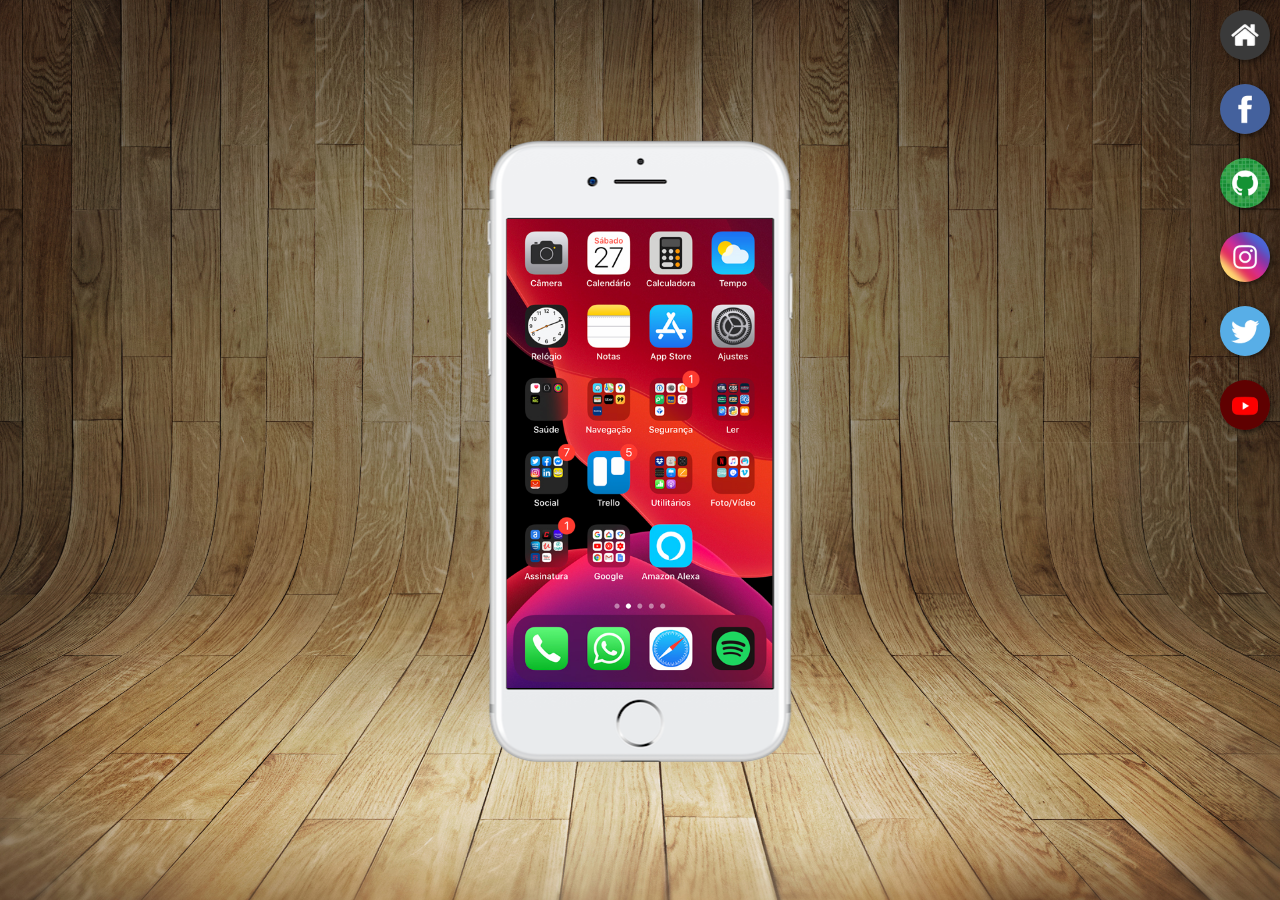
<file: index.html>
<!DOCTYPE html>
<html lang="pt-br">
<head>
    <meta charset="UTF-8">
    <meta http-equiv="X-UA-Compatible" content="IE=edge">
    <meta name="viewport" content="width=device-width, initial-scale=1.0">
    <title>Projeto Redes Sociais</title>
    <link rel="shortcut icon" href="favicon.ico" type="image/x-icon">
    <link rel="stylesheet" href="estilos/style.css">
</head>
<body>
    <main>
        <section id="celular">
            <iframe src="home.html" id="tela" name="tela" frameborder="0">
                Não foi possível carregar a imagem.
            </iframe>

        </section>
        <section id="logos">
            <a href="home.html" target="tela"><img src="imagens/logo-home.jpg" alt="Home"></a><br>

            <a href="facebook.html" target="tela"><img src="imagens/logo-facebook.jpg" alt="Facebook"></a><br>

            <a href="github.html" target="tela"><img src="imagens/logo-github.jpg" alt="GitHub"></a><br>

            <a href="instagram.html" target="tela"><img src="imagens/logo-instagram.jpg" alt="Instagram"></a><br>

            <a href="twitter.html" target="tela"><img src="imagens/logo-twitter.jpg" alt="Twitter"></a><br>

            <a href="youtube.html" target="tela"><img src="imagens/logo-youtube.jpg" alt="YouTube"></a>
        </section>
    </main>
</body>
</html>
</file>
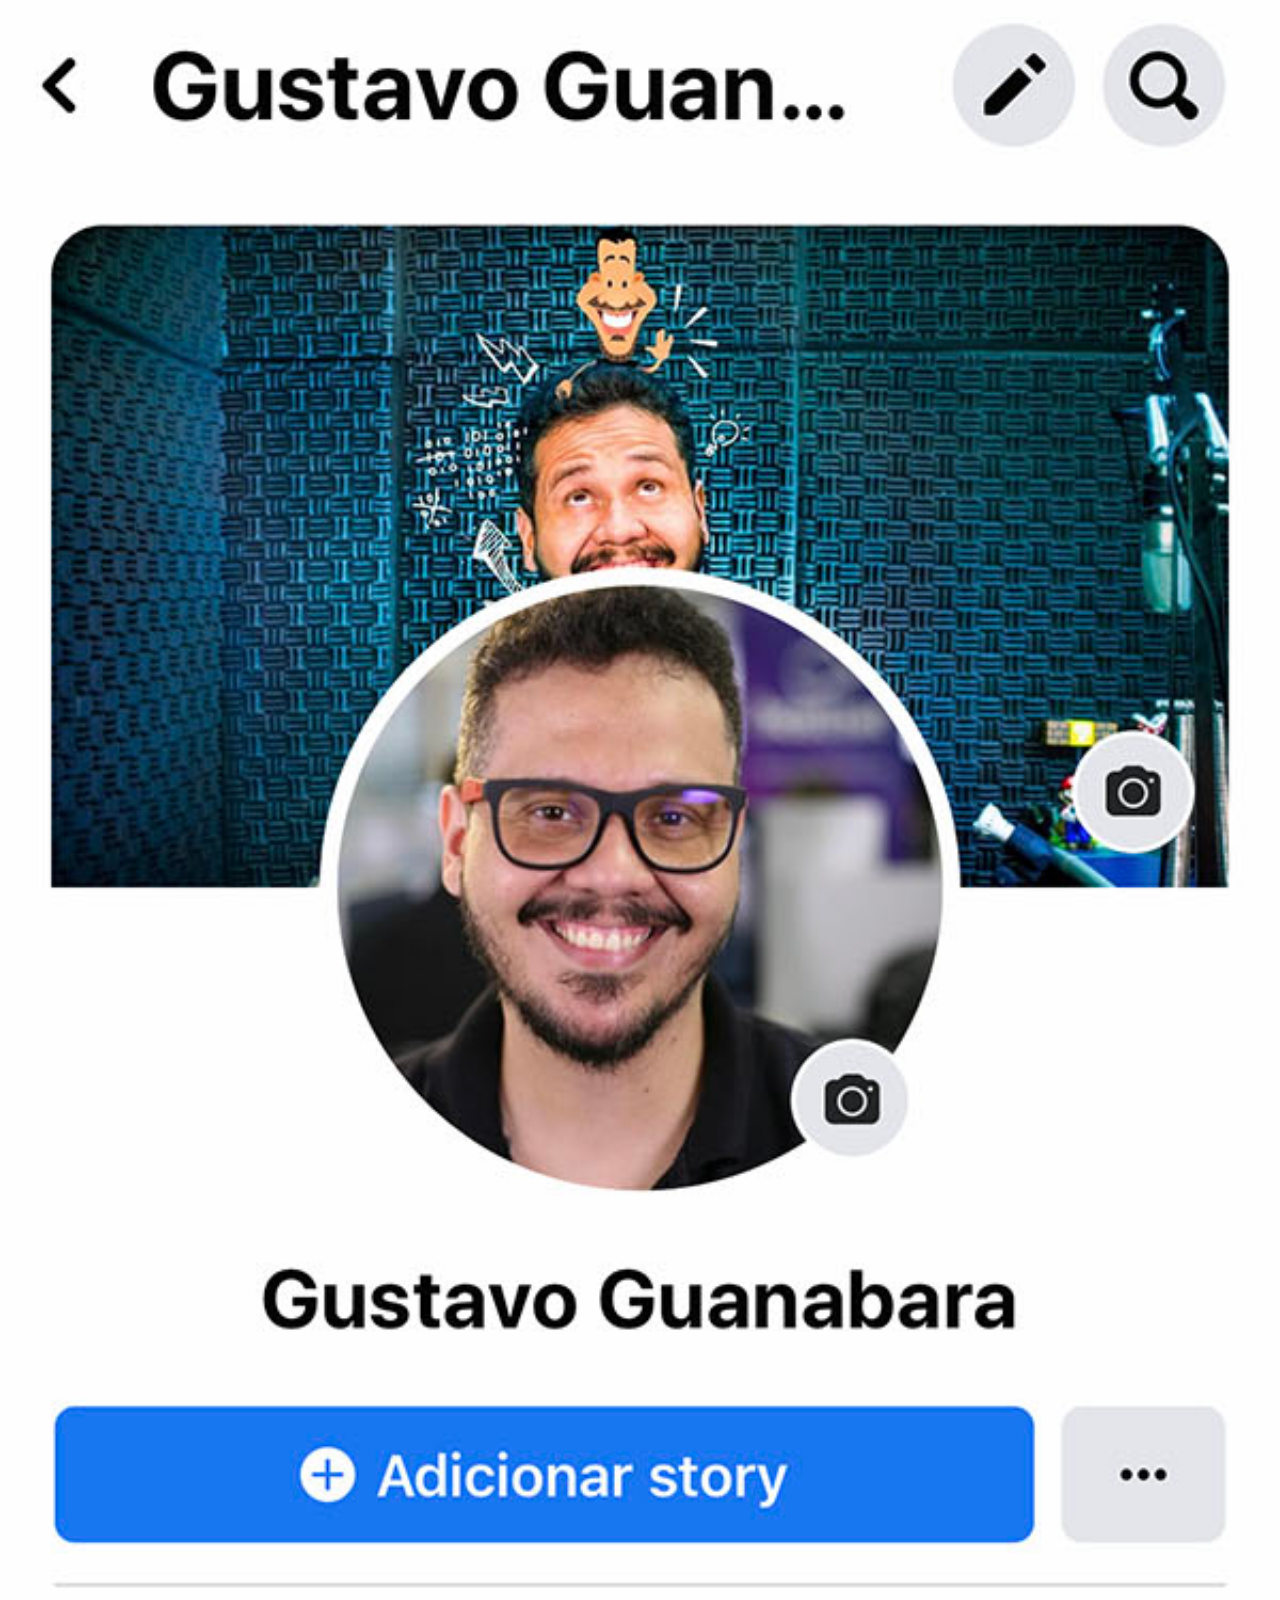
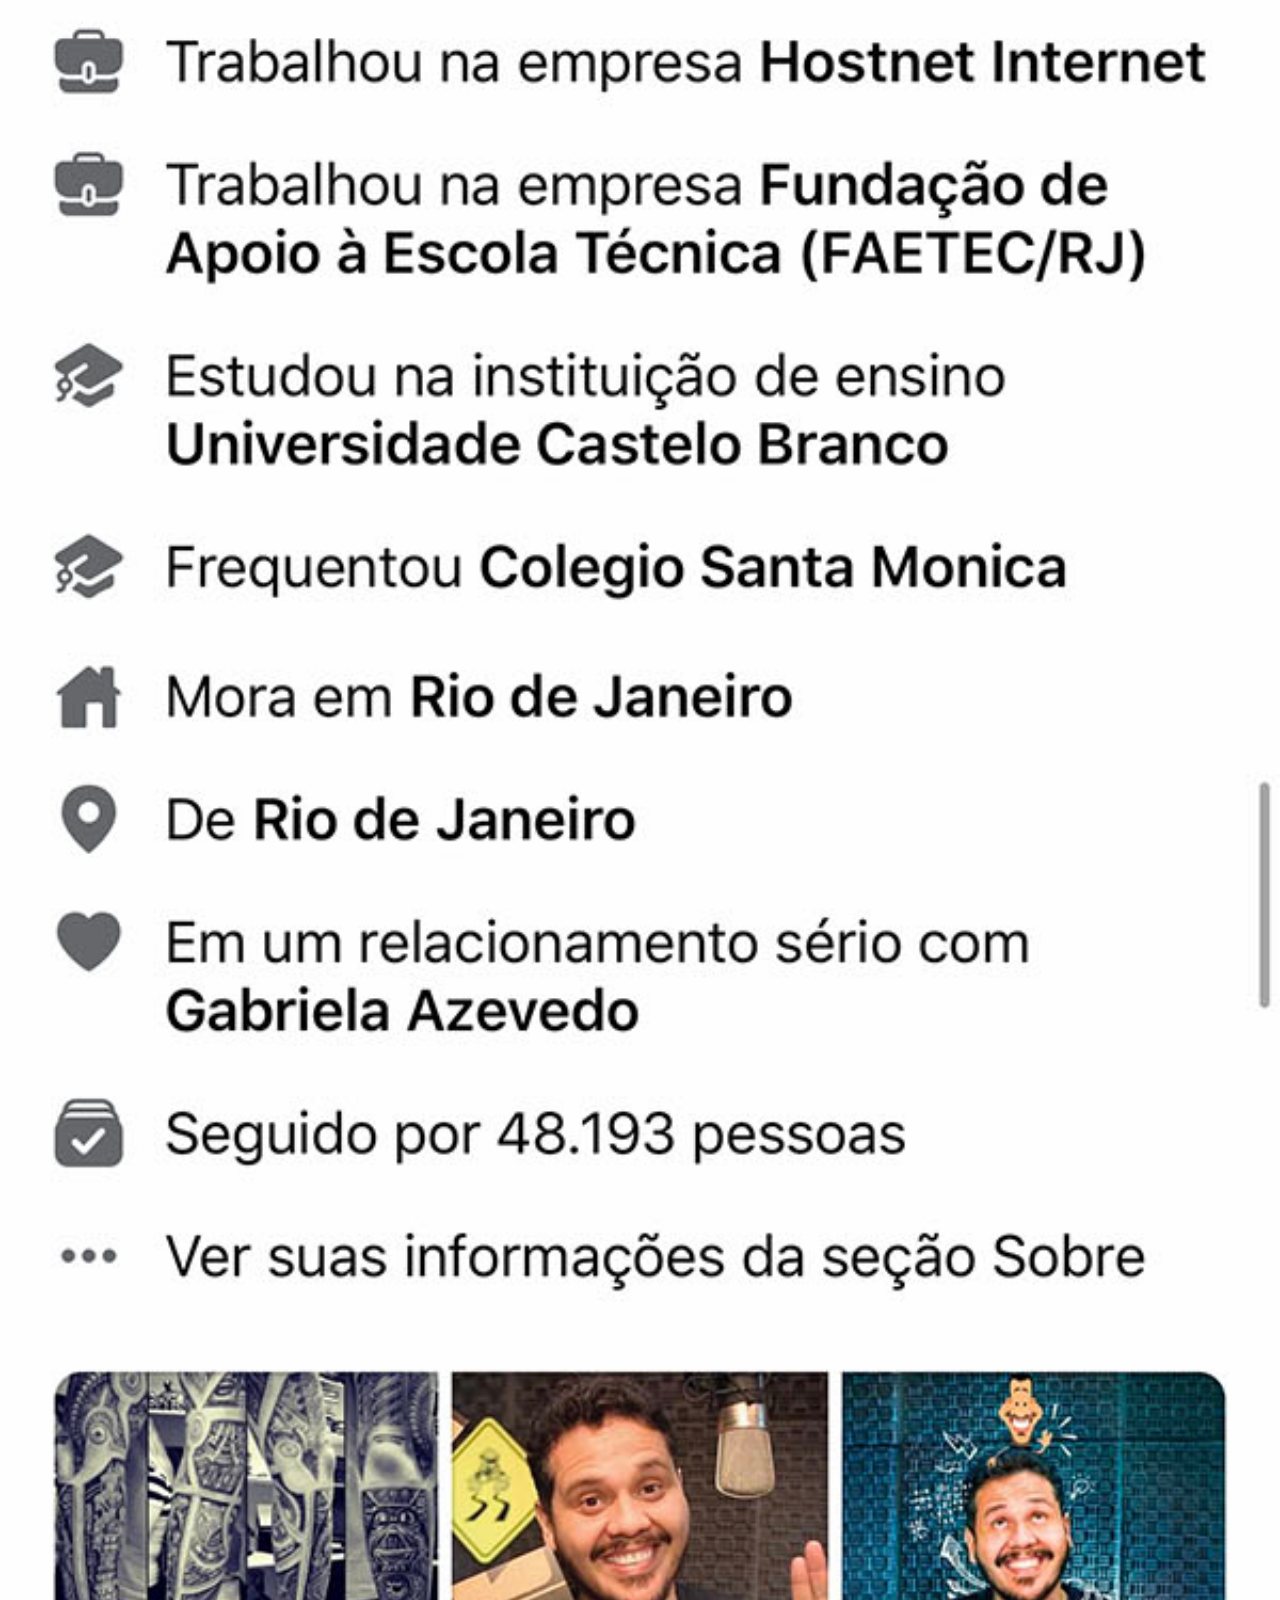
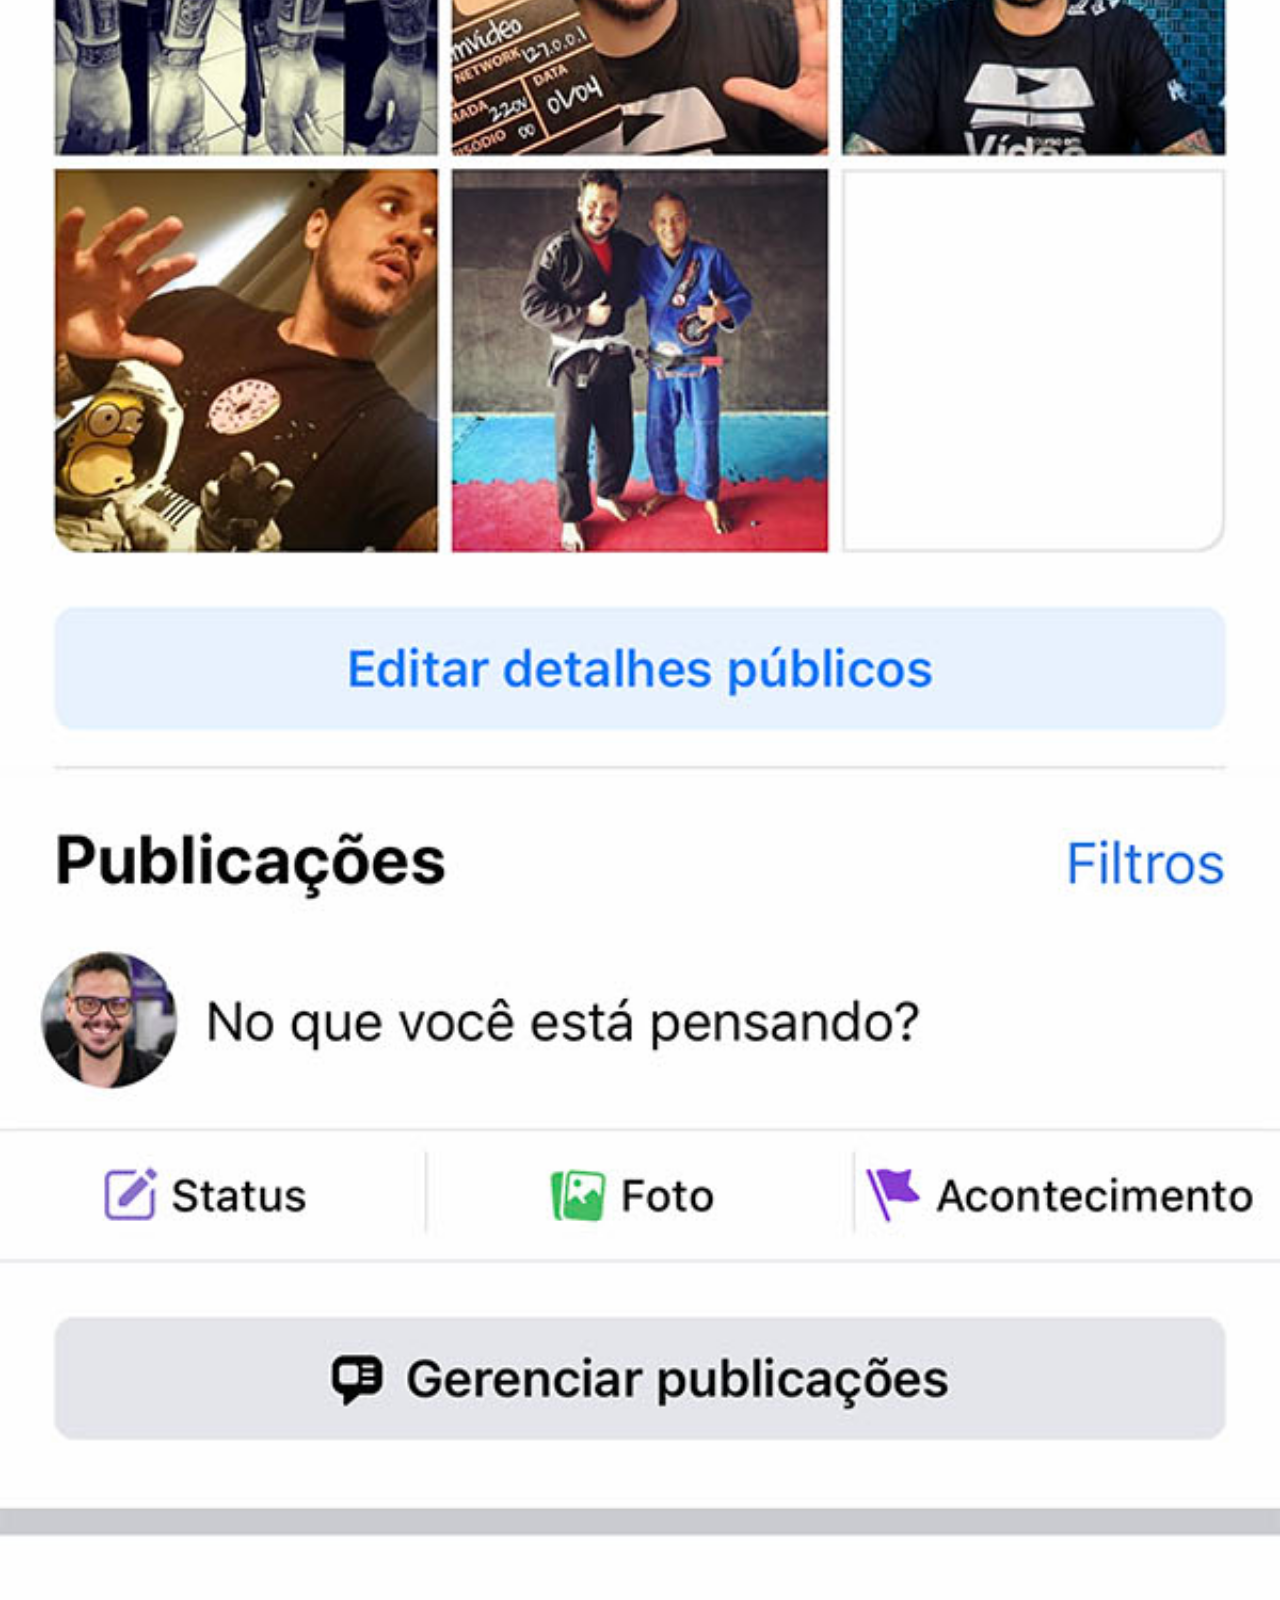
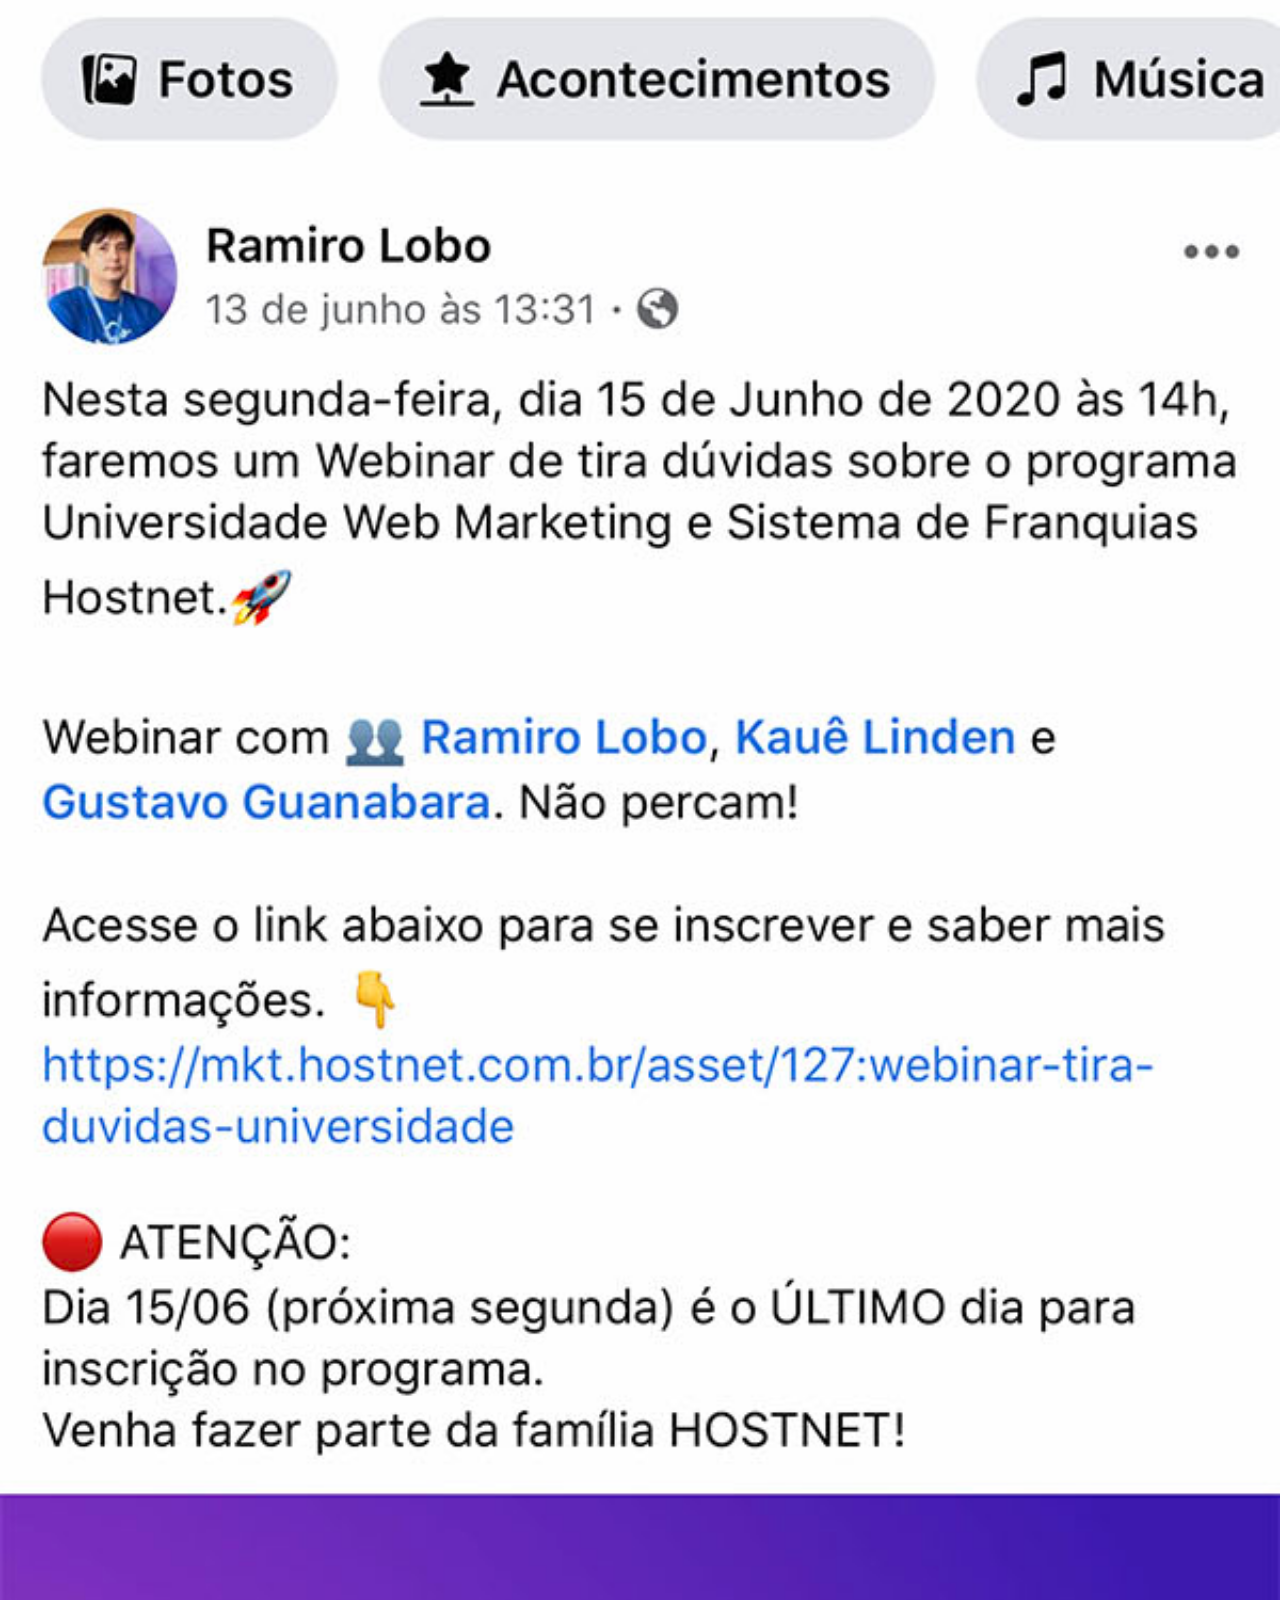
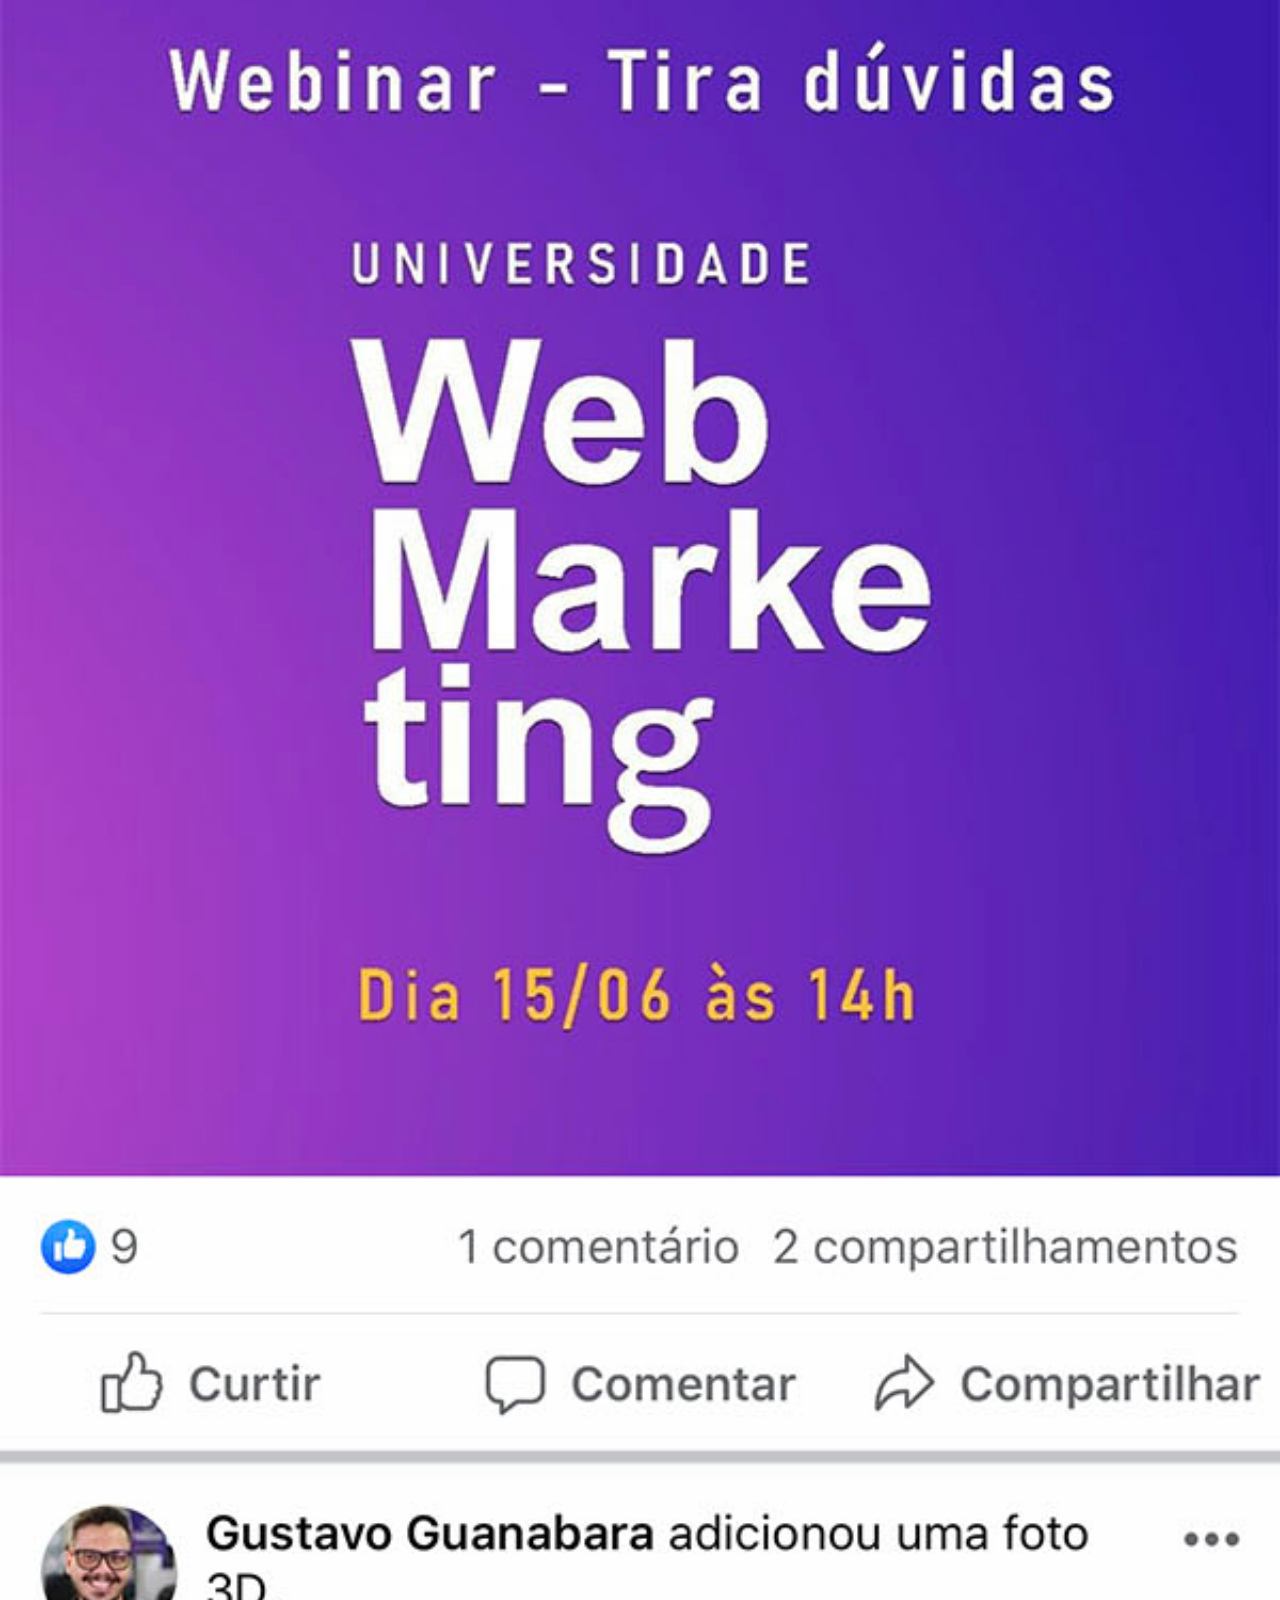
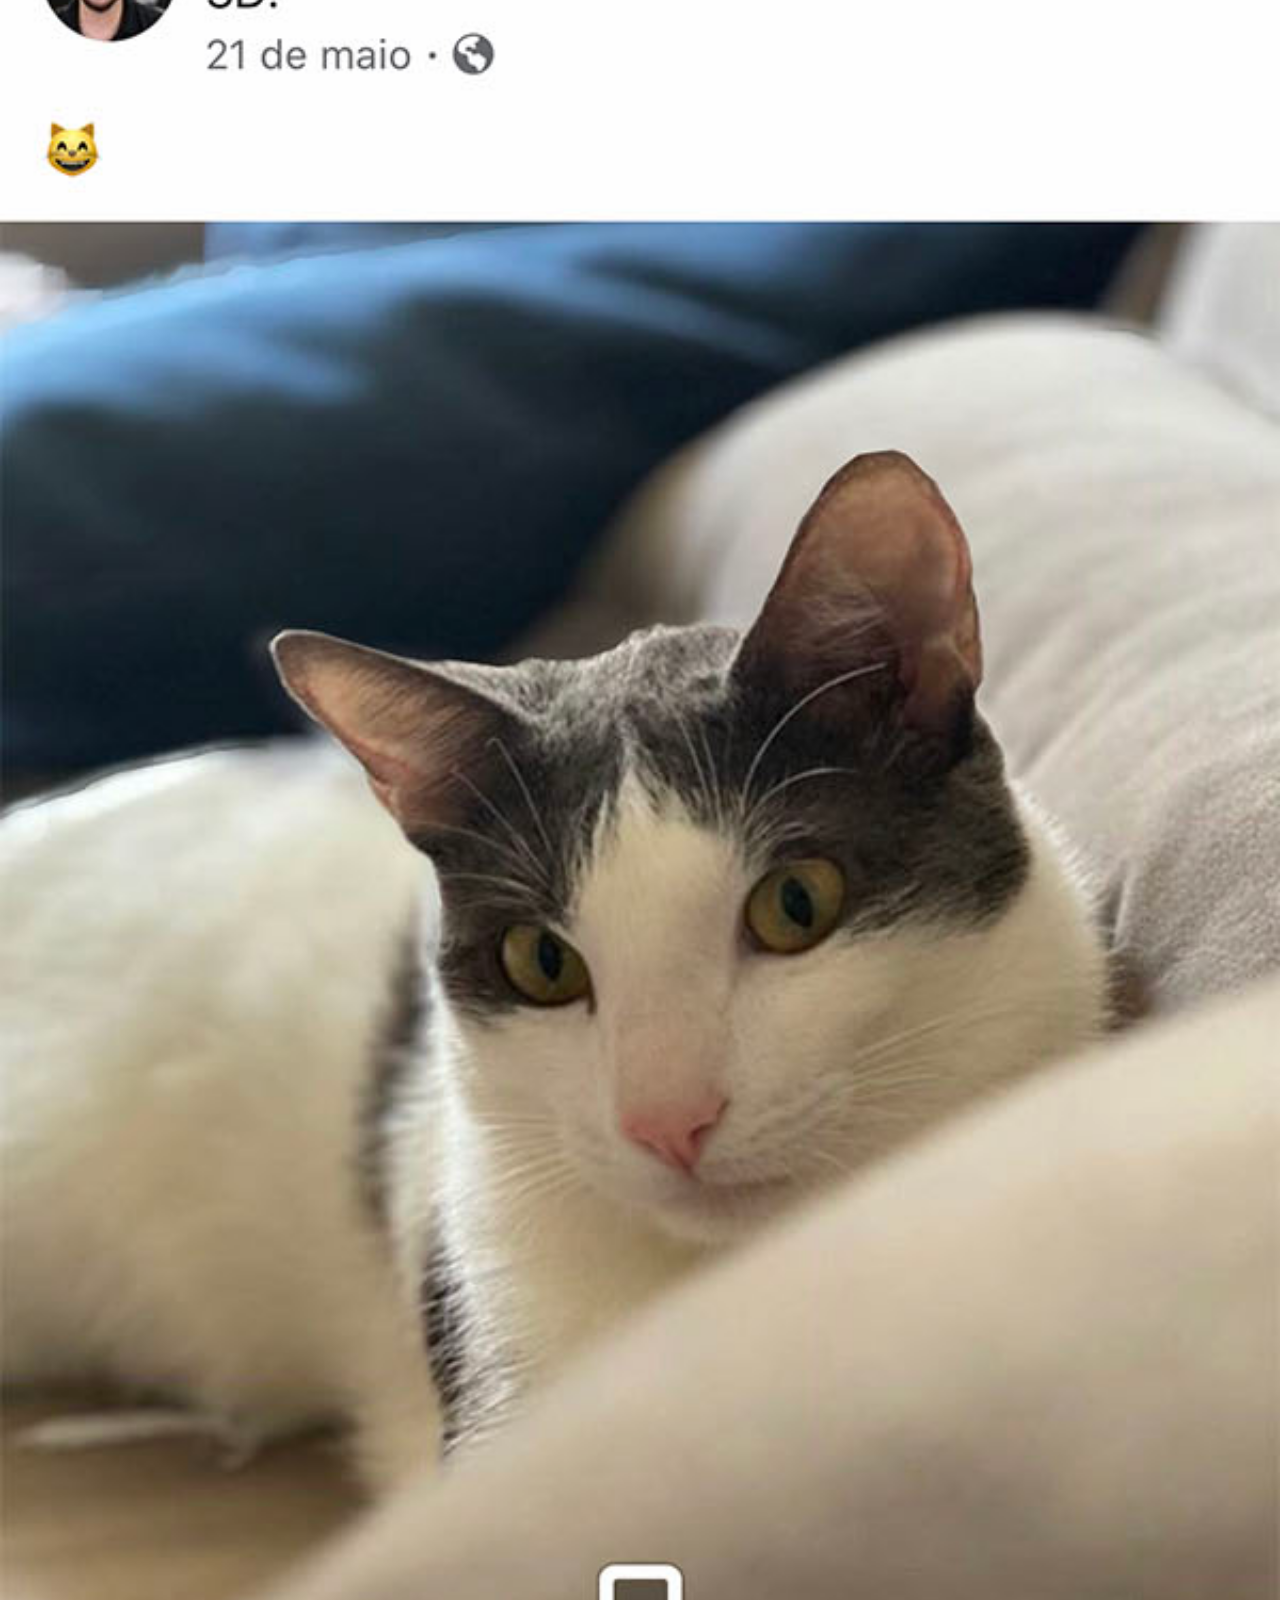
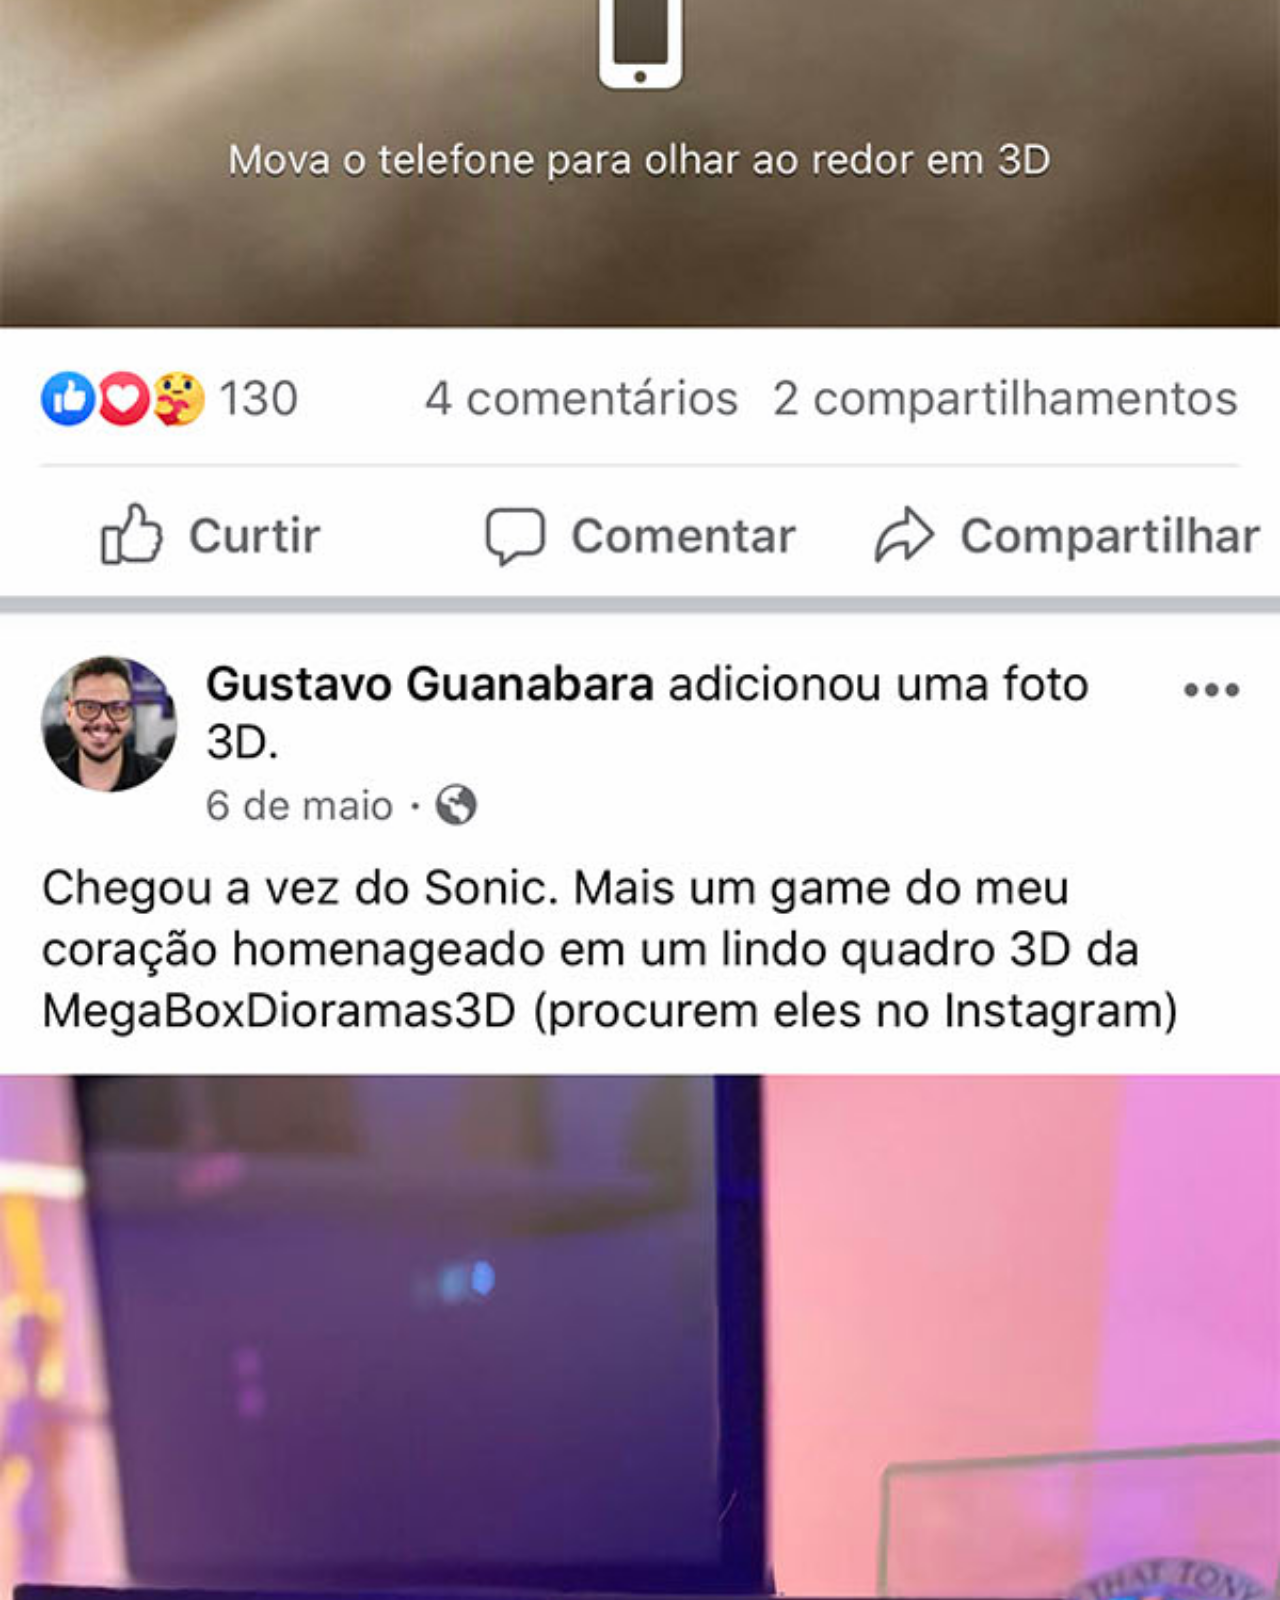
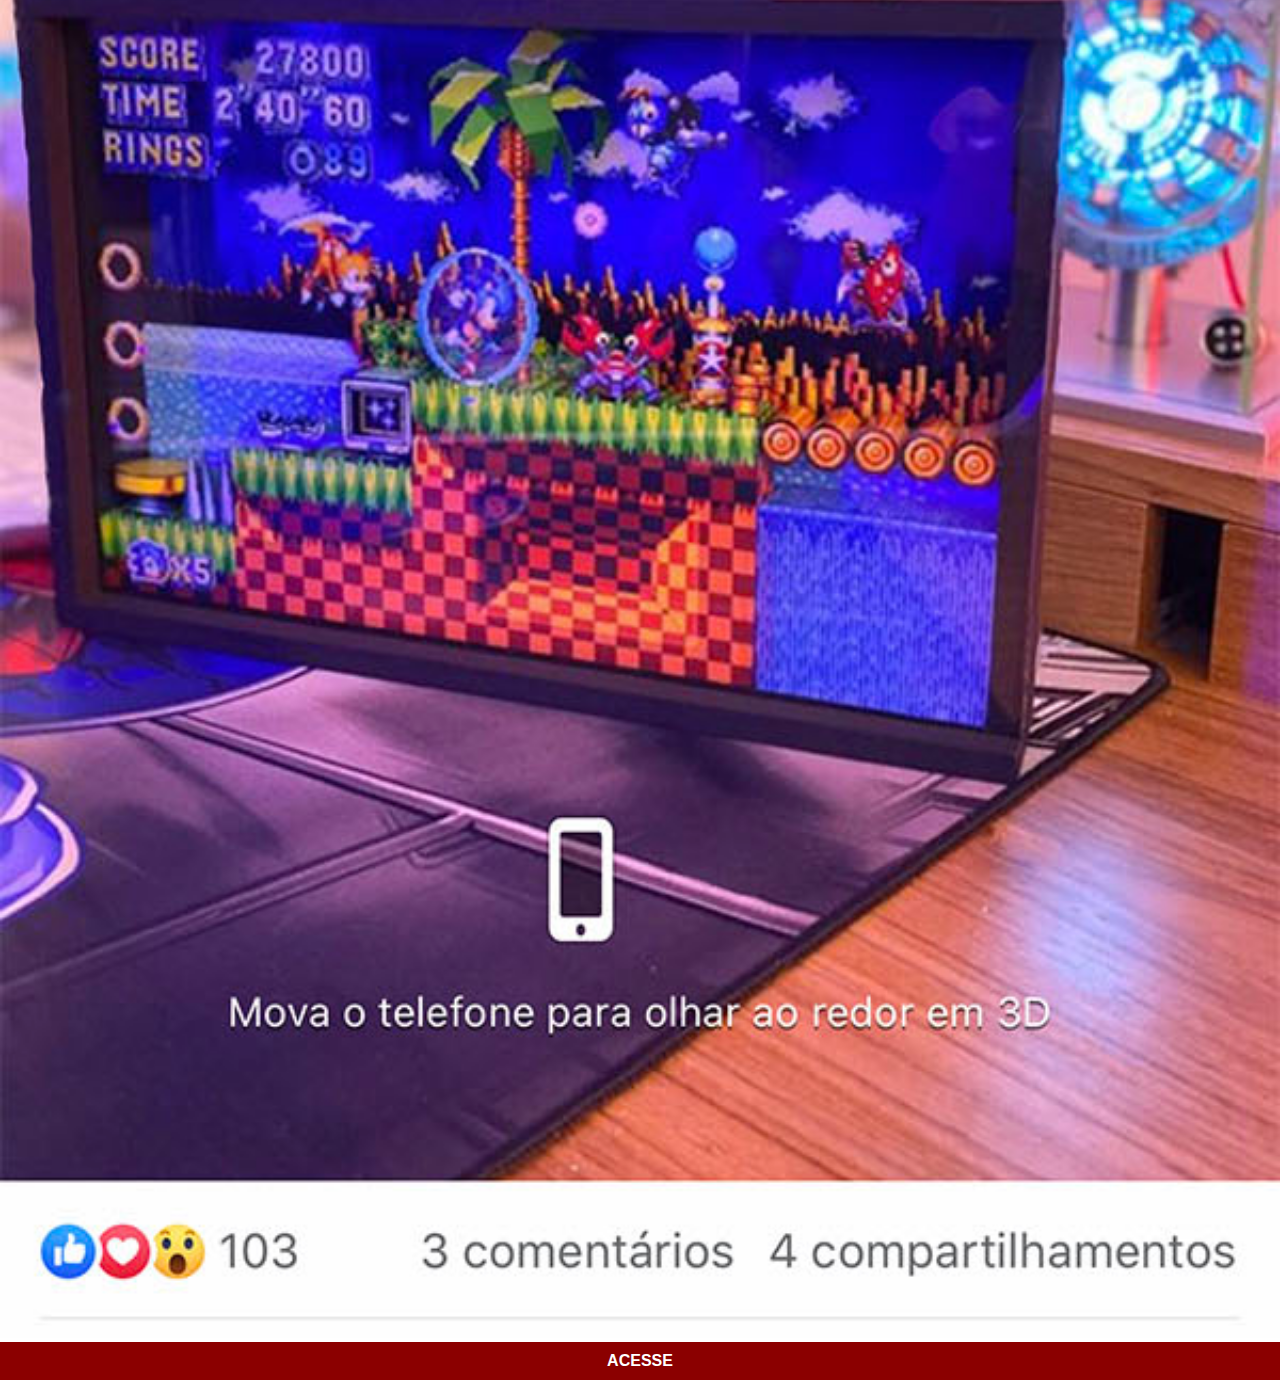
<file: facebook.html>
<!DOCTYPE html>
<html lang="pt-br">
<head>
    <meta charset="UTF-8">
    <meta http-equiv="X-UA-Compatible" content="IE=edge">
    <meta name="viewport" content="width=device-width, initial-scale=1.0">
    <title>Facebook</title>
    <style>
        * {
            margin: 0px;
            padding: 0px;
            font-family: Arial, Helvetica, sans-serif;
        }

        ::-webkit-scrollbar {
            width: 0px;
            height: 0px;
        }


        img {
            width: 100vw;
        }

        a {
            display: block;
            padding: 10px;
            color: white;
            background-color: darkred;
            text-align: center;
            text-decoration: none;
            font-weight: bold;
        }

        a:hover {
            background-color: red;
        }
    </style>
</head>
<body>
    <img src="imagens/tela-facebook.jpg" alt="Facebook">

    <a href="#" target="_blank">ACESSE</a>
</body>
</html>
</file>
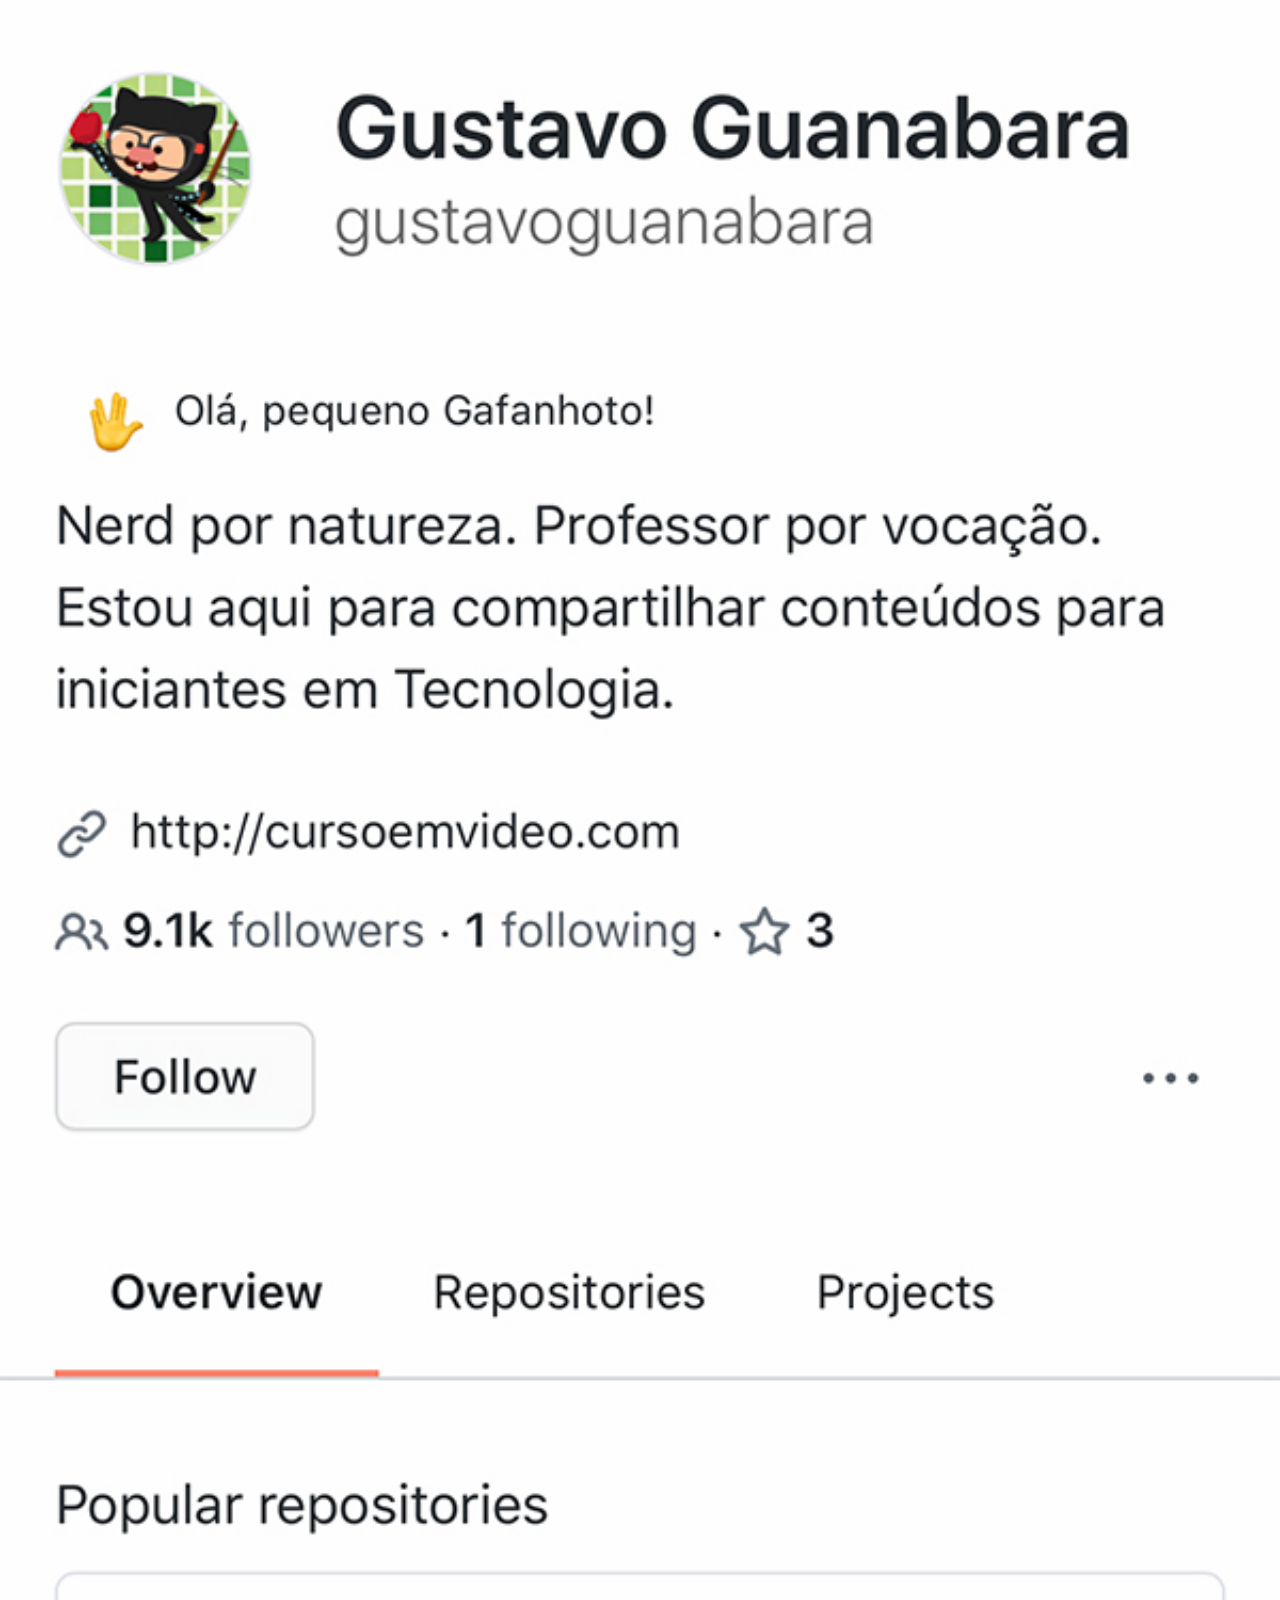
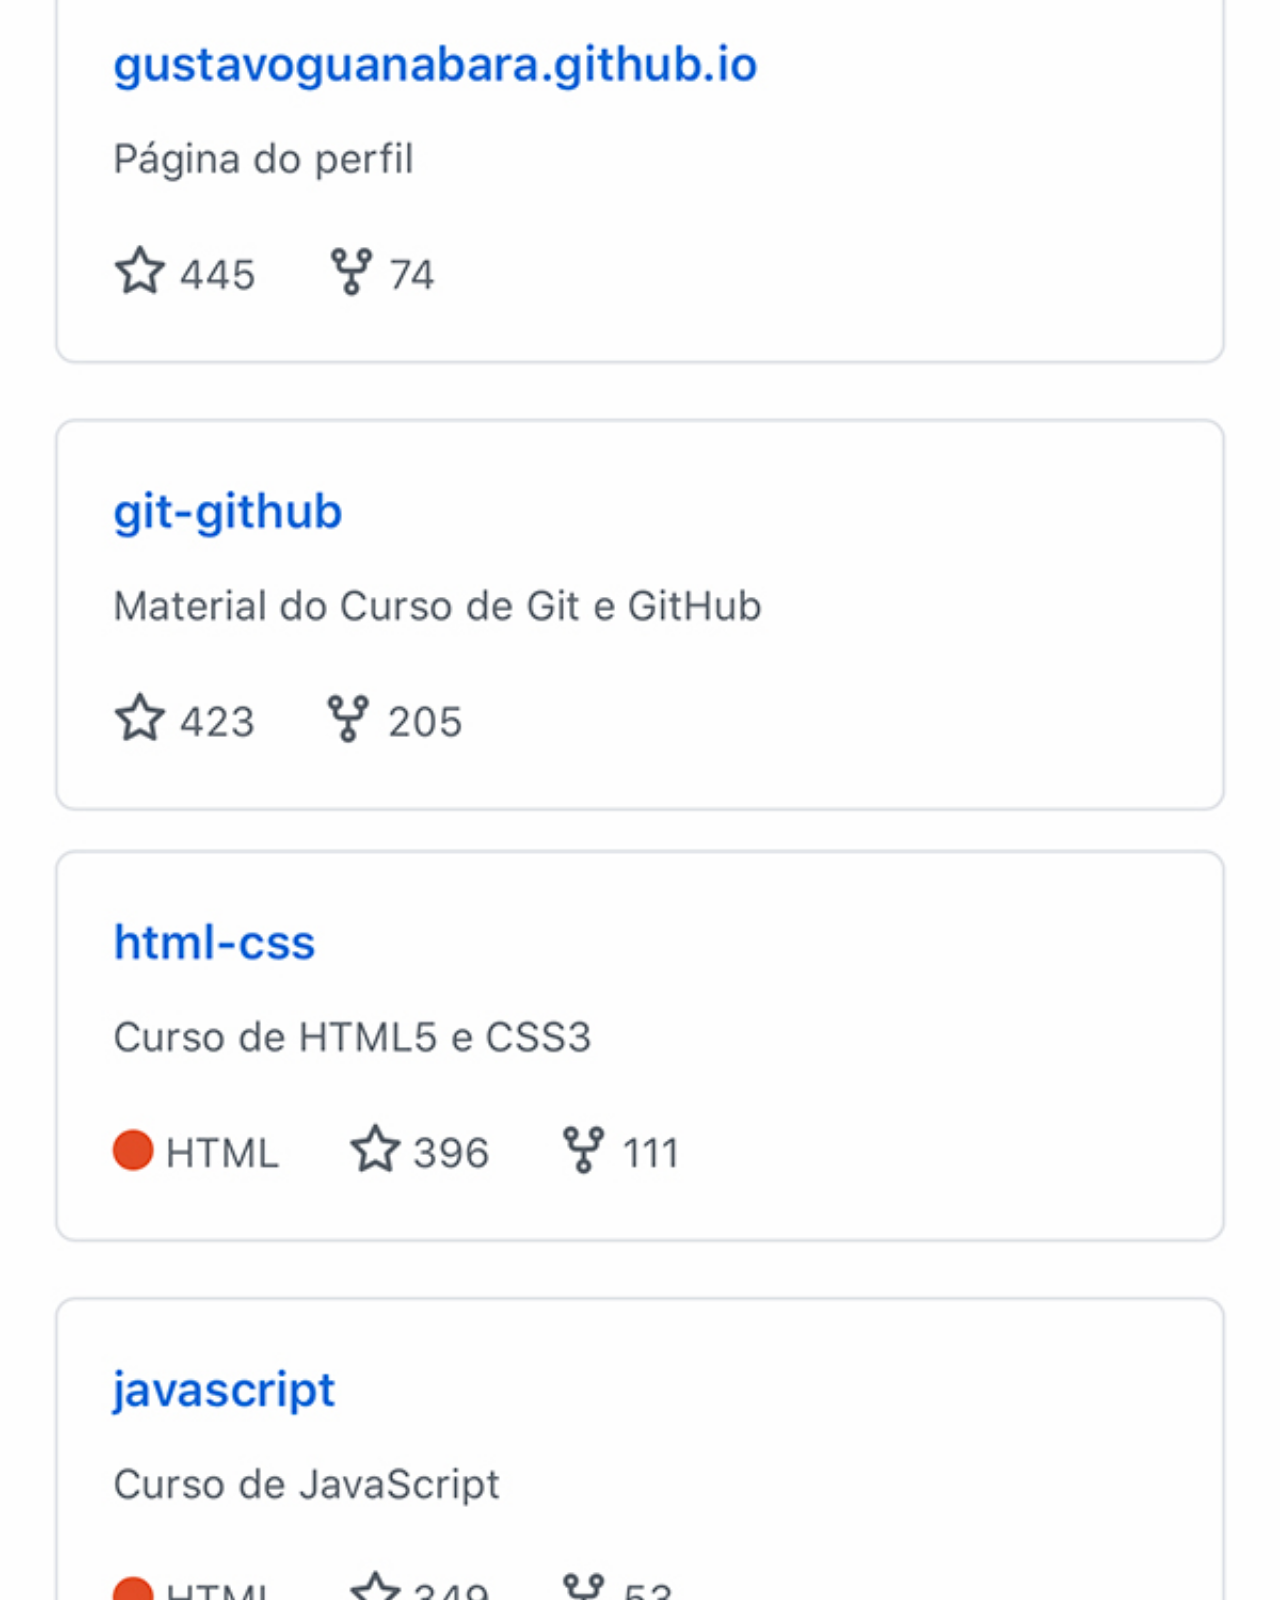
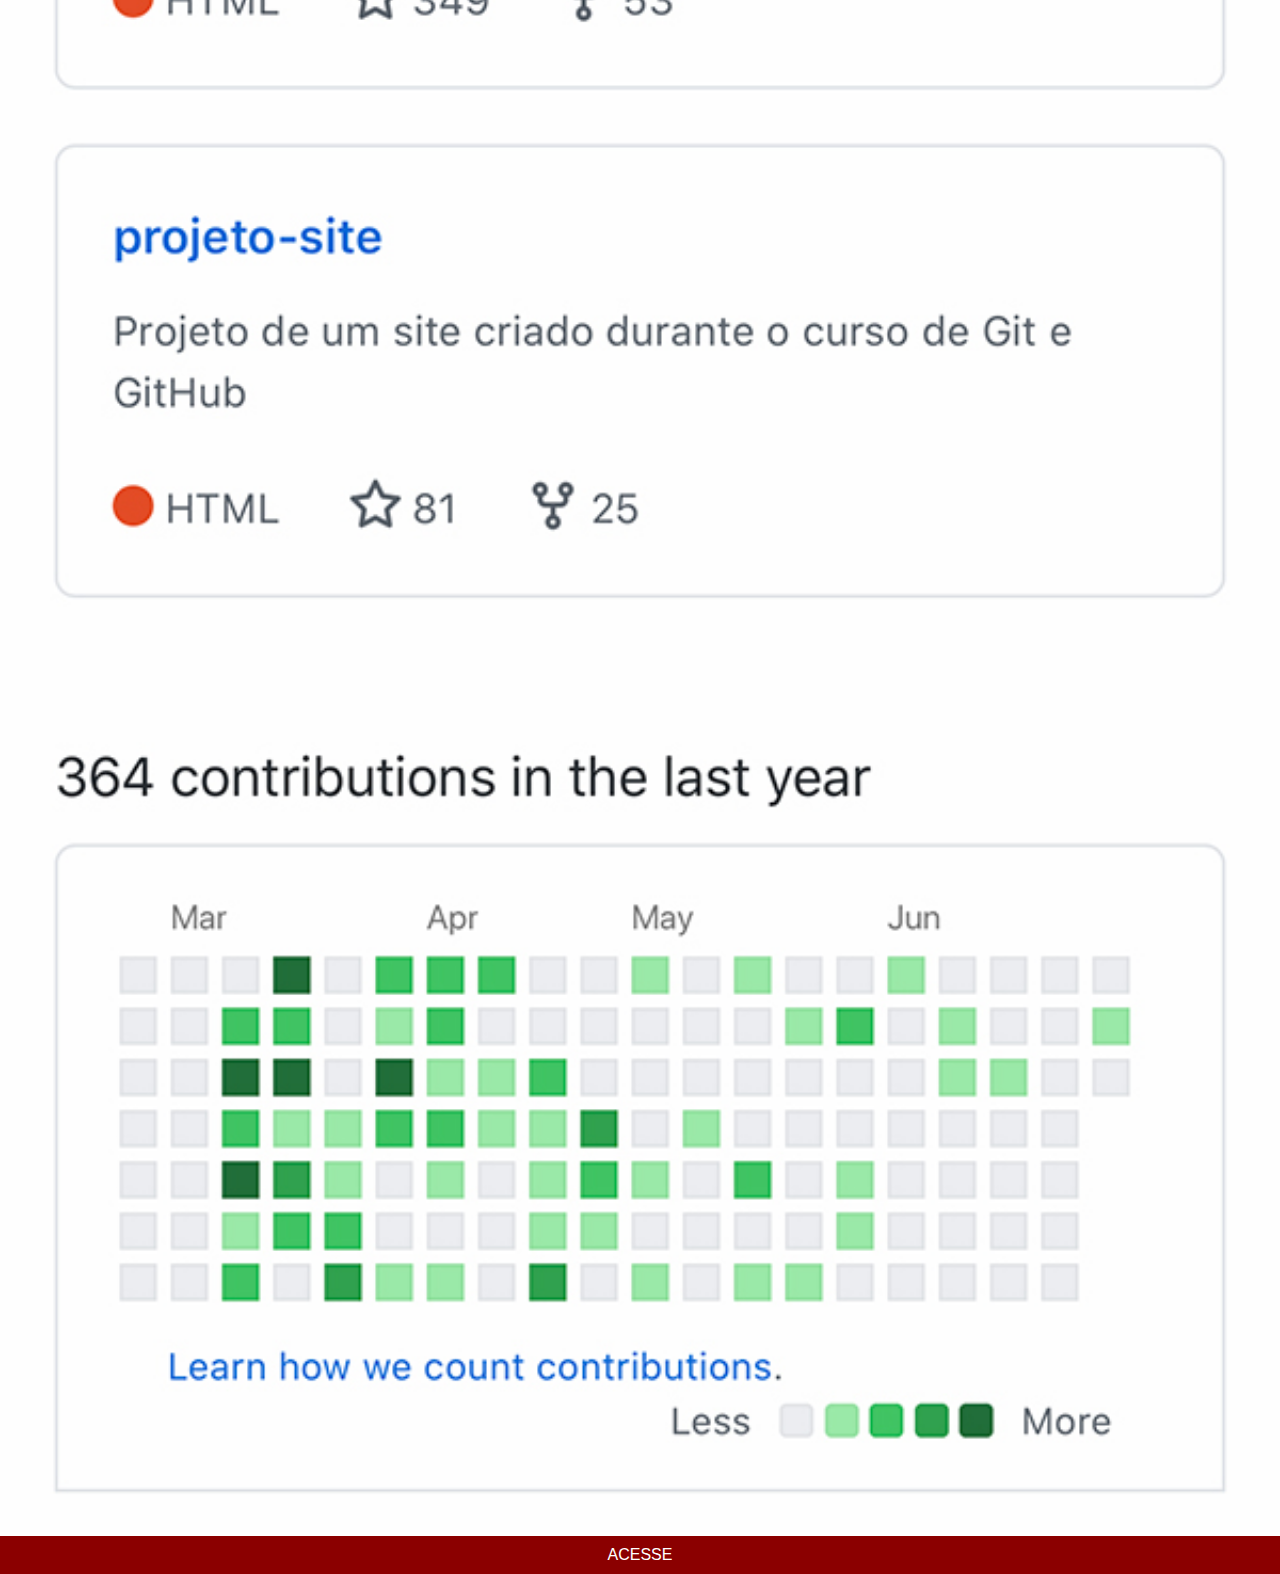
<file: github.html>
<!DOCTYPE html>
<html lang="pt-br">
<head>
    <meta charset="UTF-8">
    <meta http-equiv="X-UA-Compatible" content="IE=edge">
    <meta name="viewport" content="width=device-width, initial-scale=1.0">
    <title>GitHub</title>
    <style>
        * {
            margin: 0px;
            padding: 0px;
            font-family: Arial, Helvetica, sans-serif;
        }

        ::-webkit-scrollbar {
            width: 0px;
            height: 0px;
        }


        img {
            width: 100vw;
        }

        a {
            display: block;
            padding: 10px;
            text-decoration: none;
            text-align: center;
            color: white;
            background-color: darkred;
        }

        a:hover {
            background-color: red;
        }
    </style>
</head>
<body>
    <img src="imagens/tela-github.jpg" alt="GitHub">

    <a href="#" target="_blank">ACESSE</a>
    
</body>
</html>
</file>
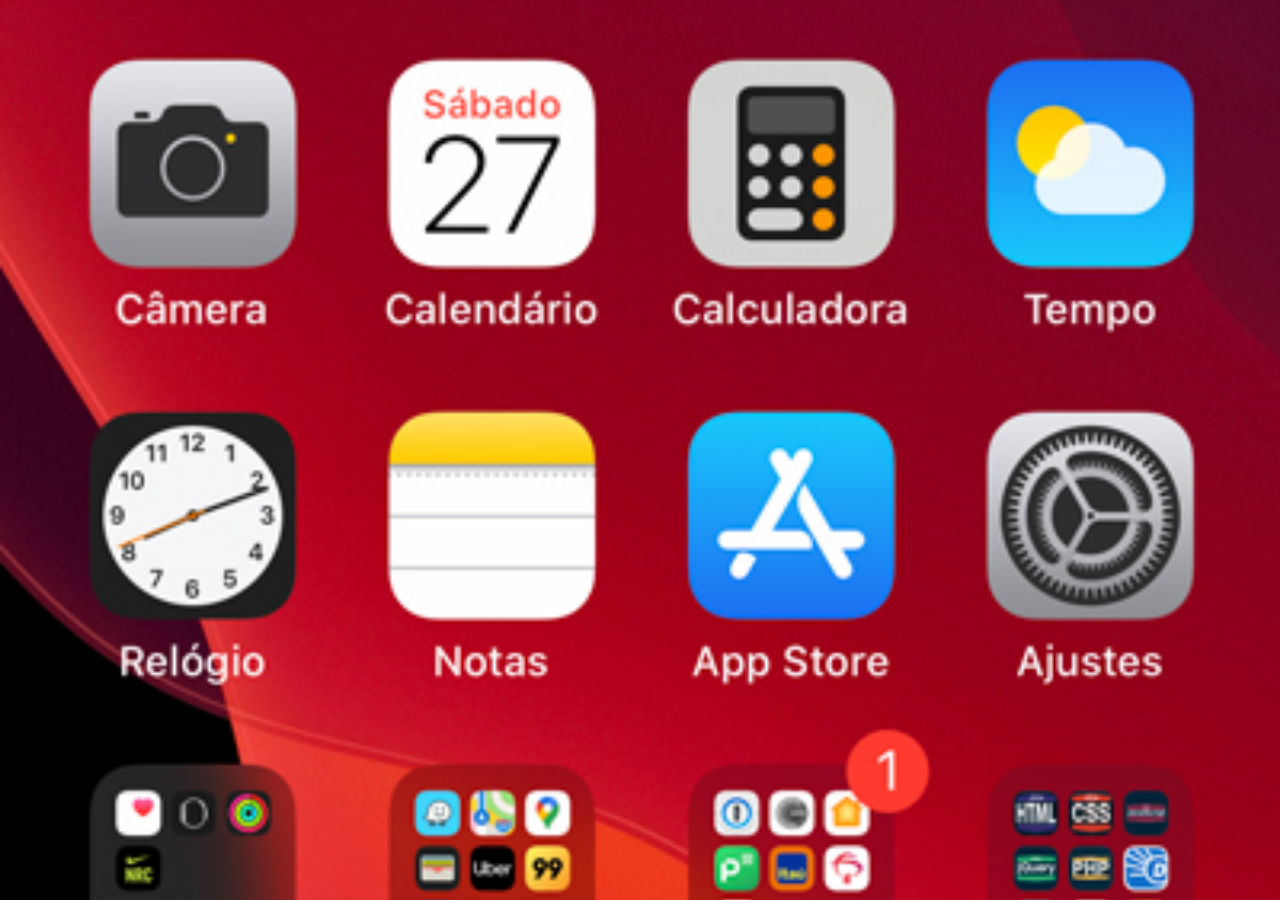
<file: home.html>
<!DOCTYPE html>
<html lang="pt-br">
<head>
    <meta charset="UTF-8">
    <meta http-equiv="X-UA-Compatible" content="IE=edge">
    <meta name="viewport" content="width=device-width, initial-scale=1.0">
    <title>Home</title>
    <style>
        * {
            margin: 0px;
            padding: 0px;
        }
        body {
            background: rgb(131, 131, 131) url('imagens/tela-home.jpg') no-repeat top center;
            background-size: cover;
        }

        a:hover {
            background-color: red;
        }
    </style>
</head>
<body>
    
</body>
</html>
</file>
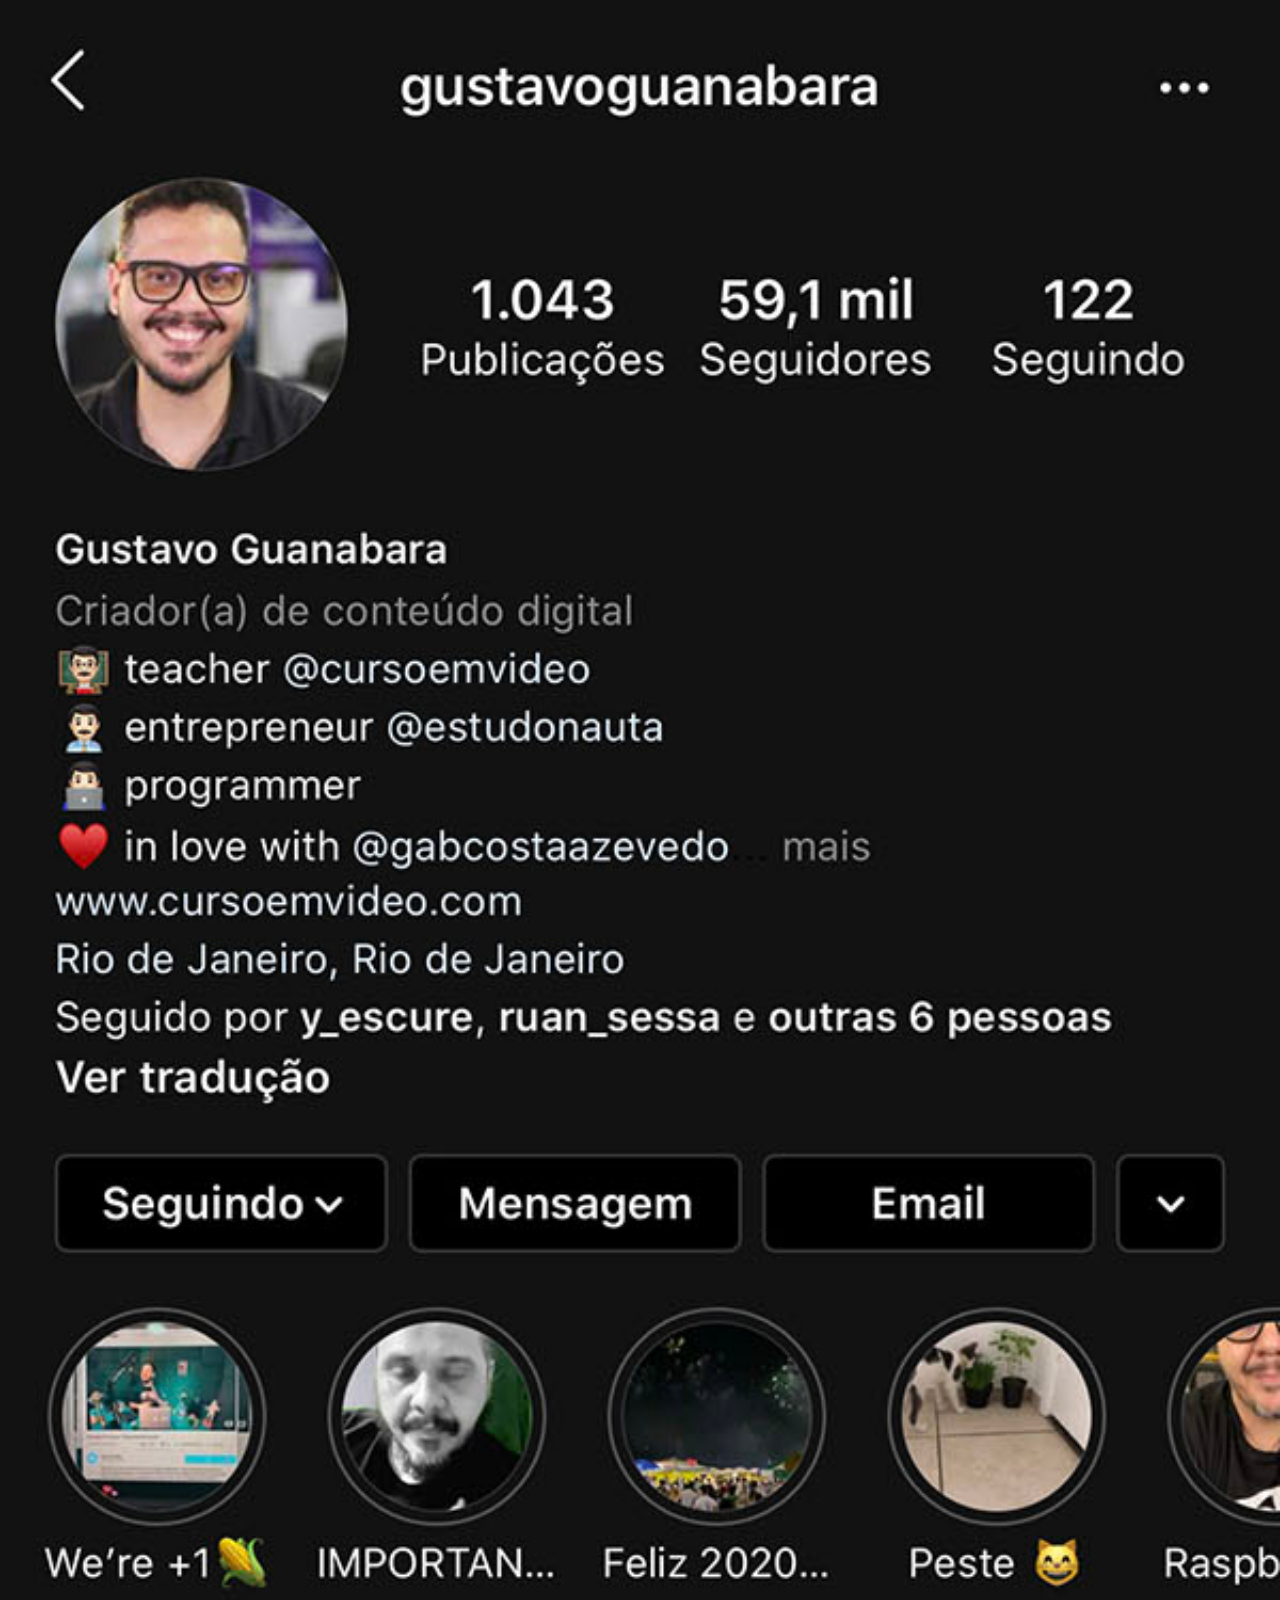
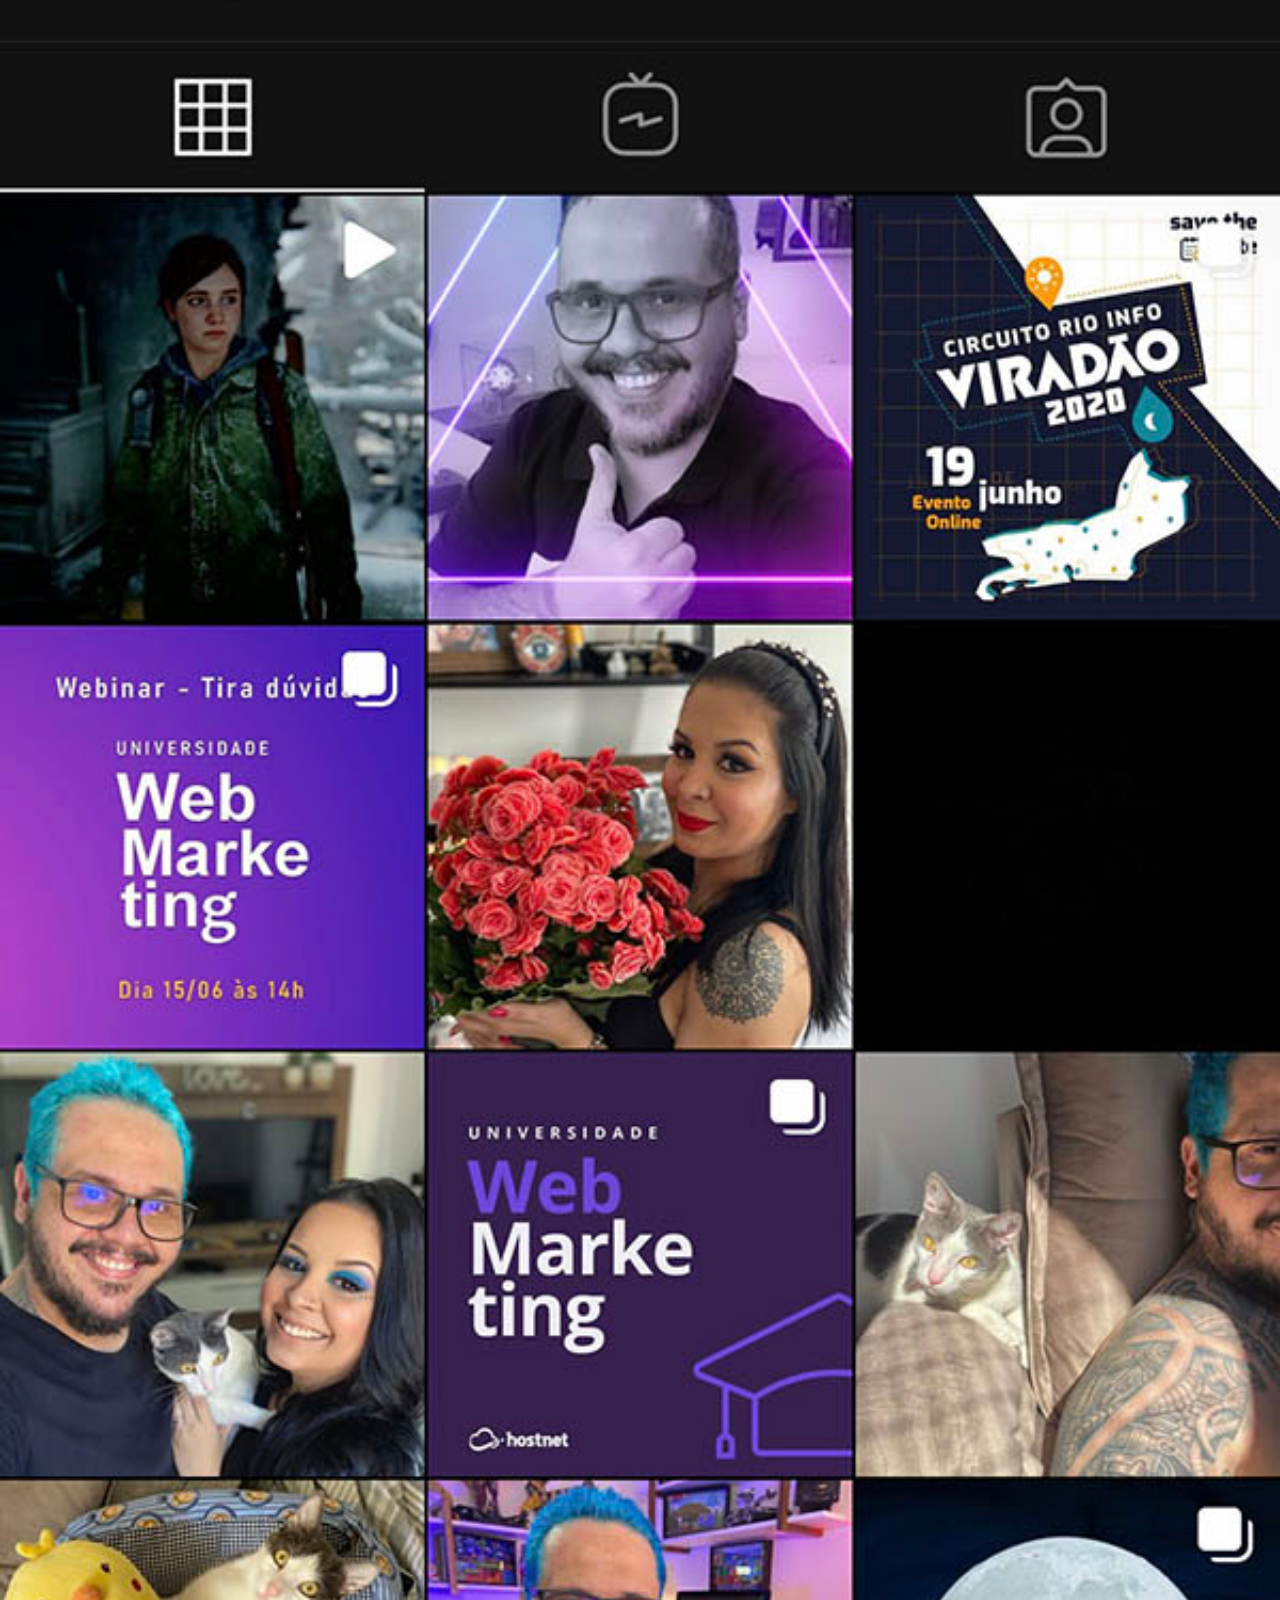
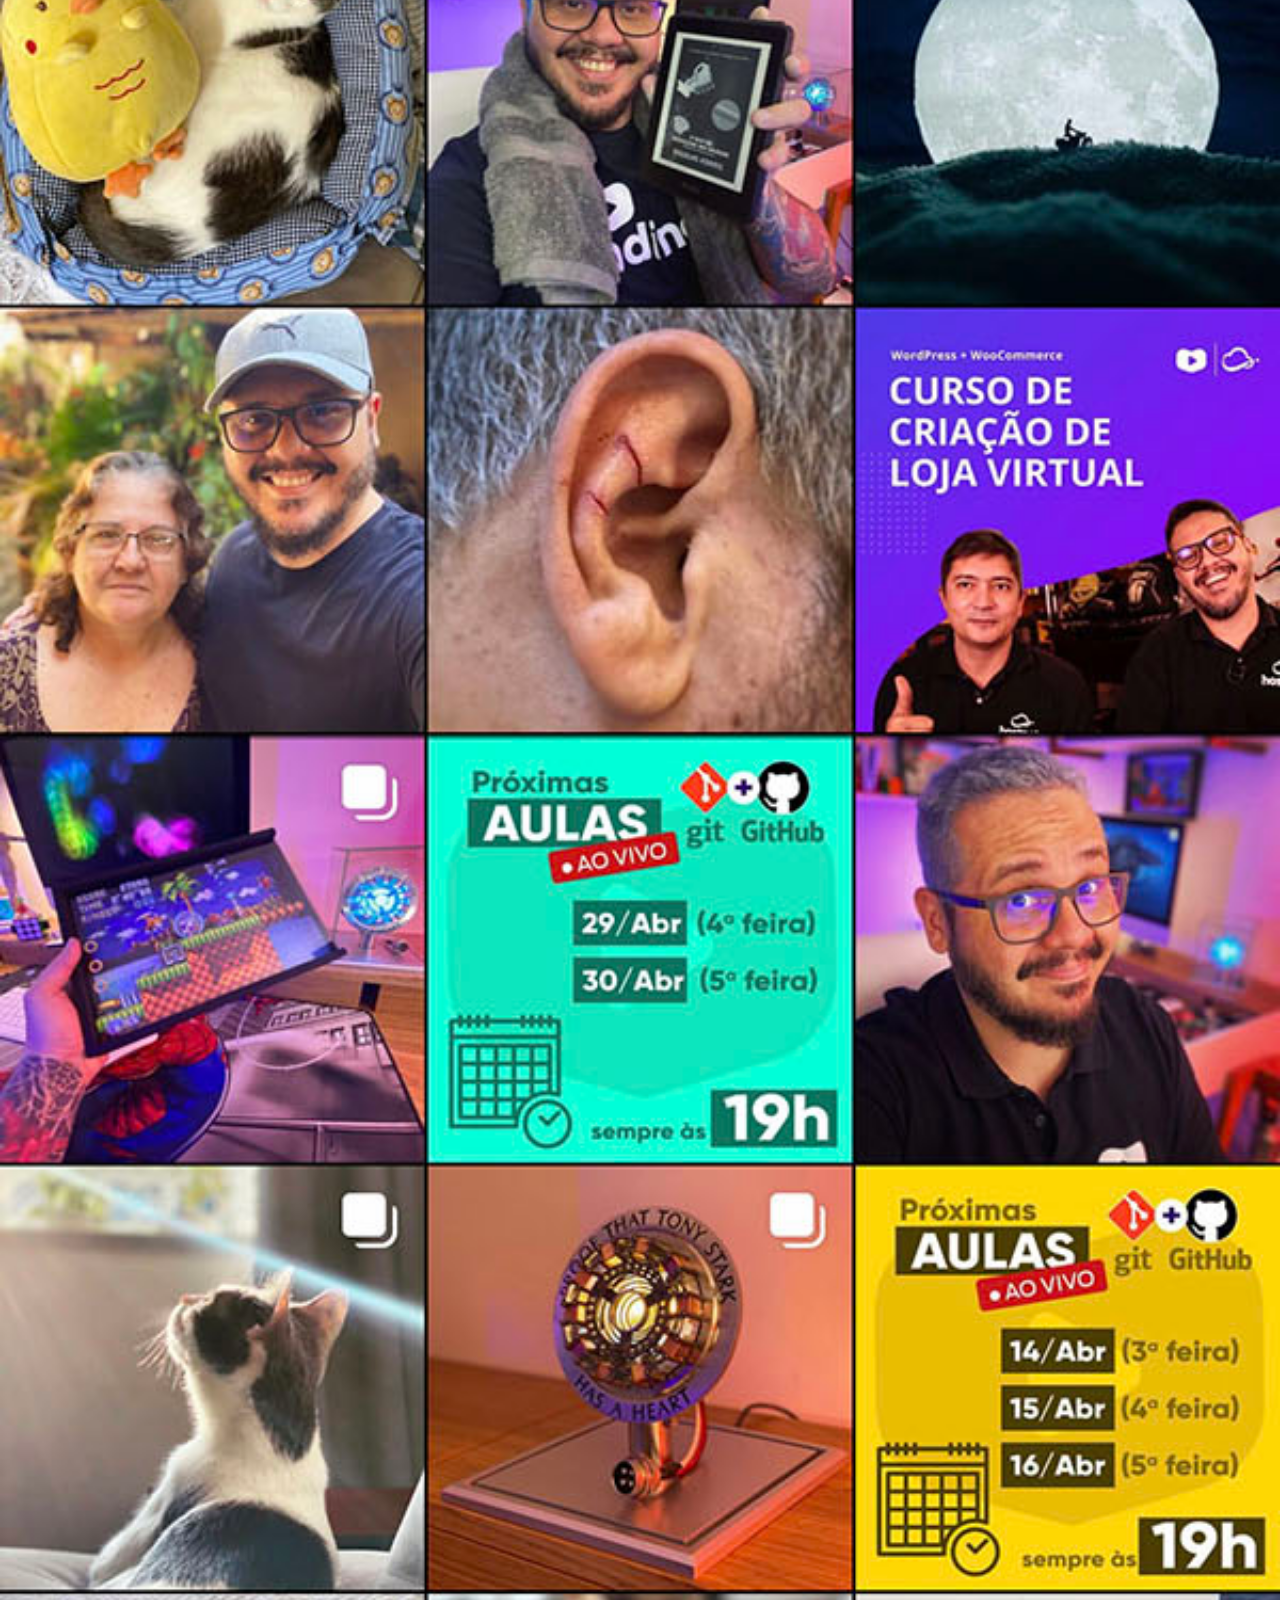
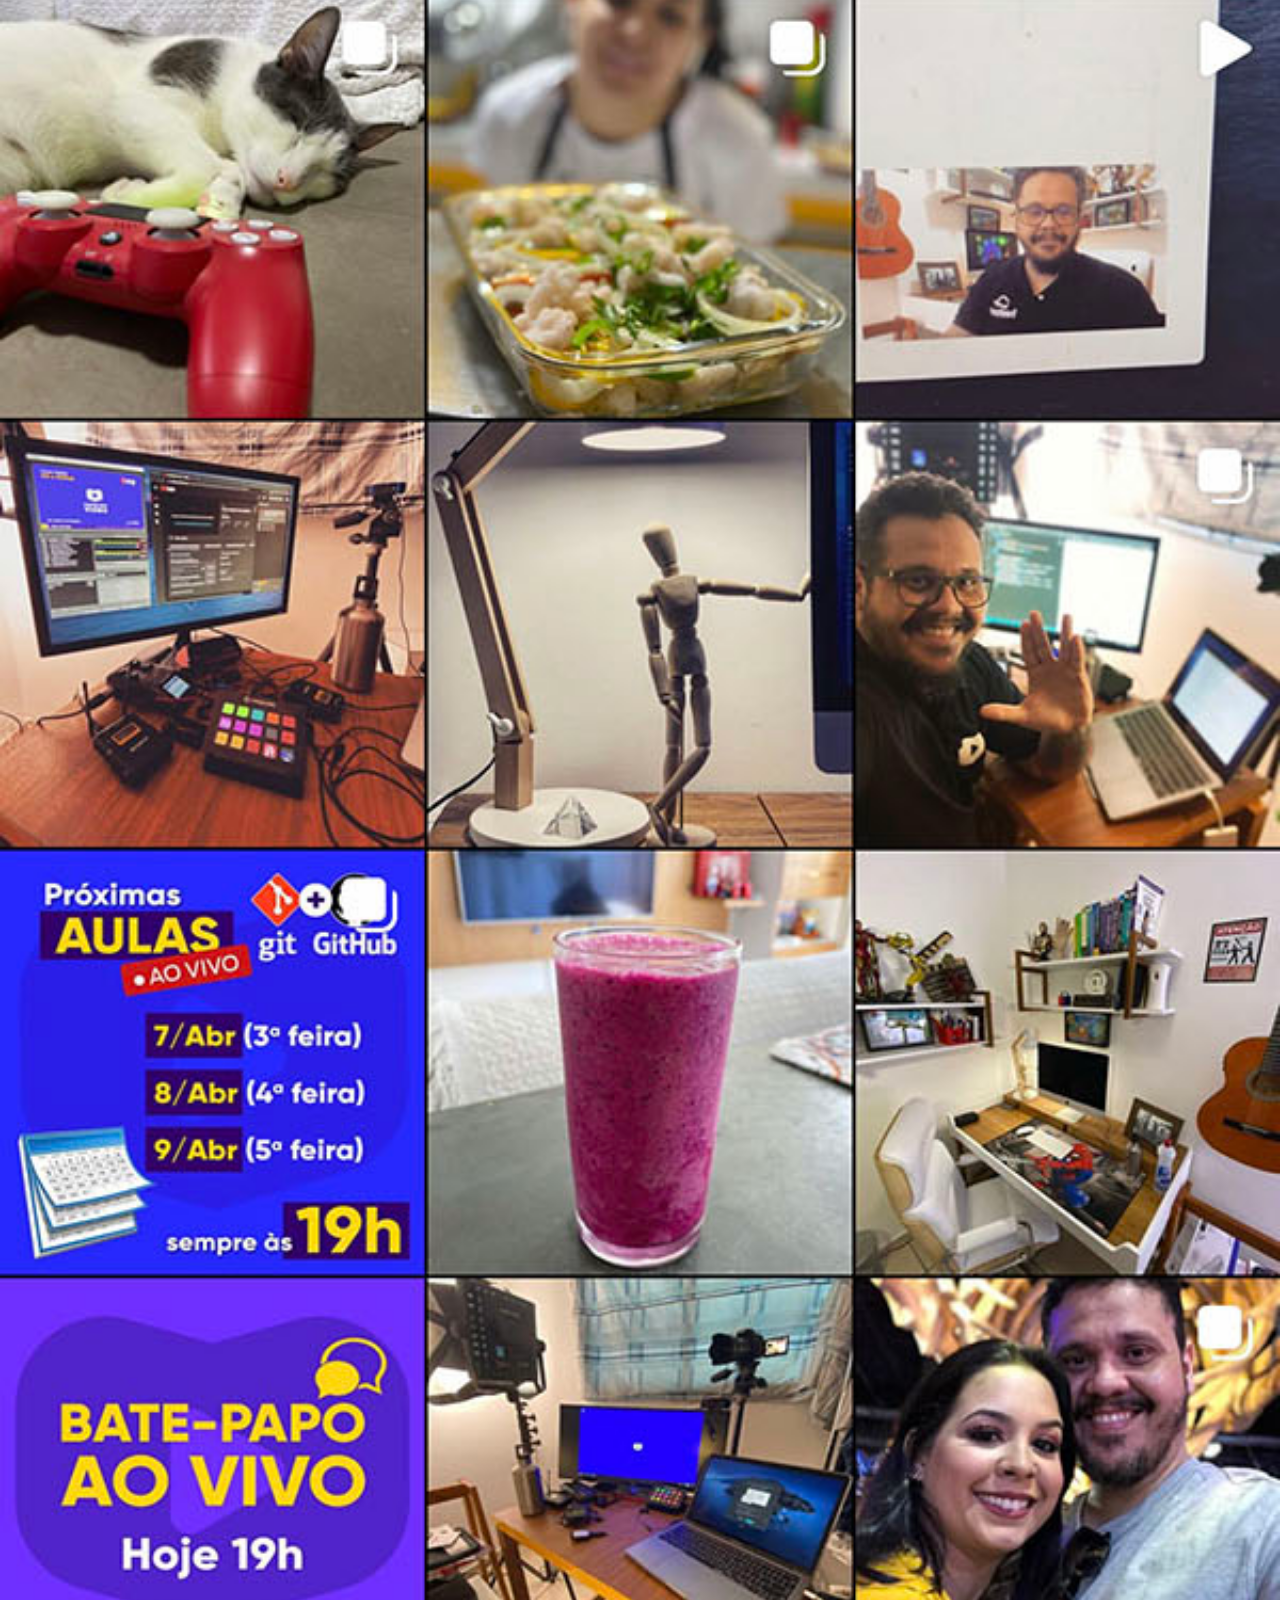
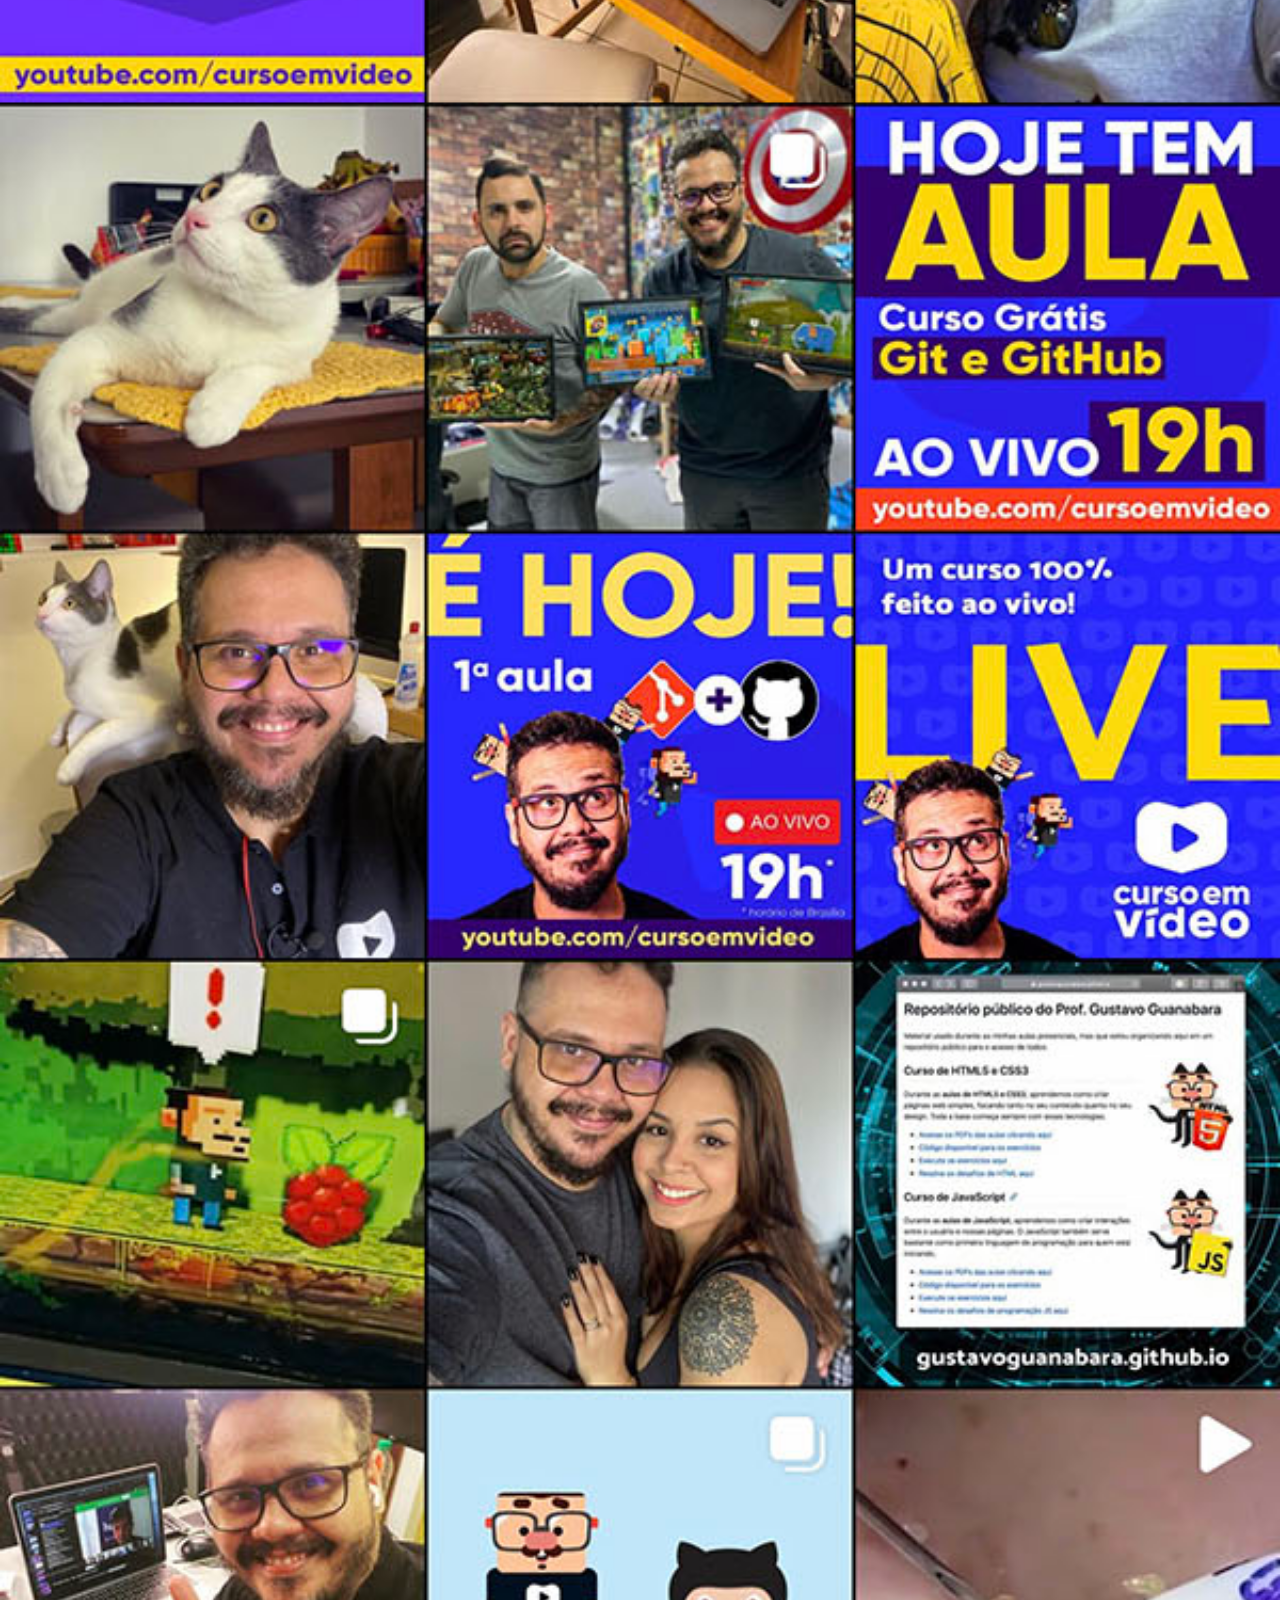
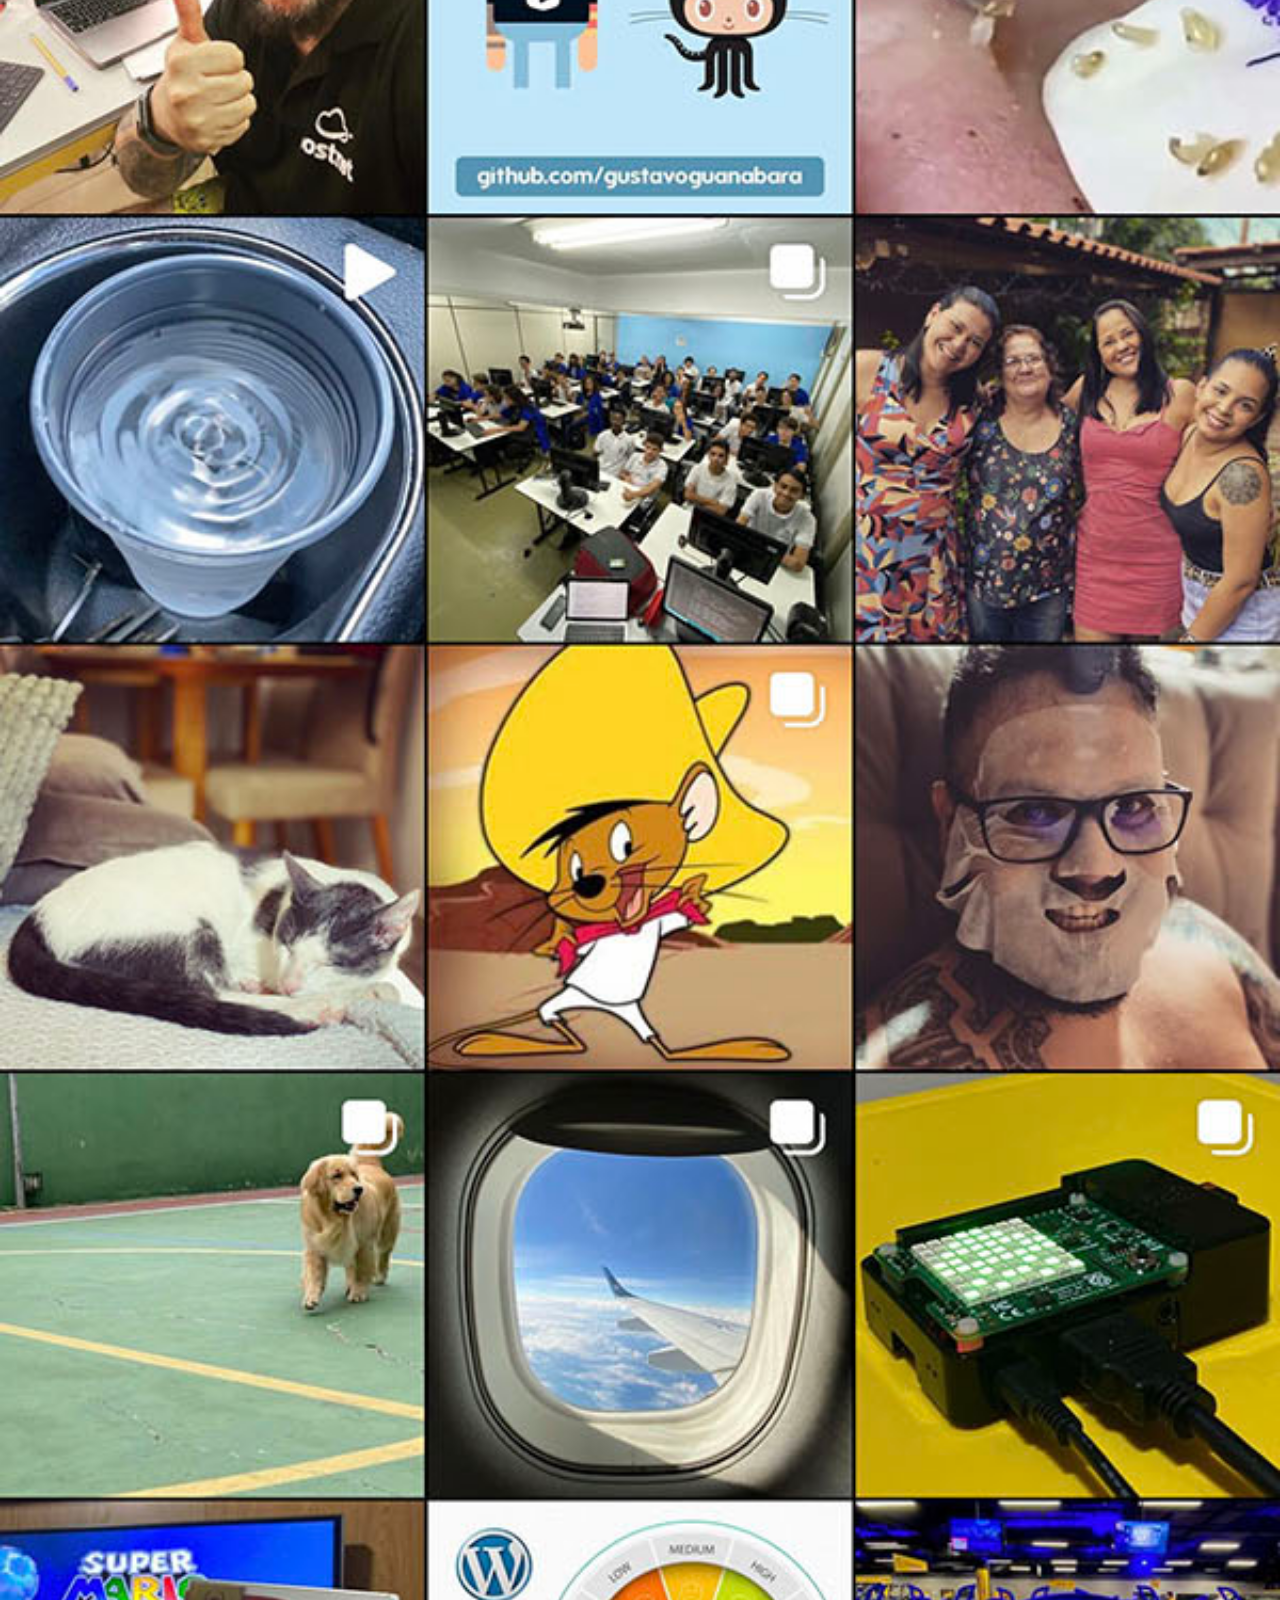
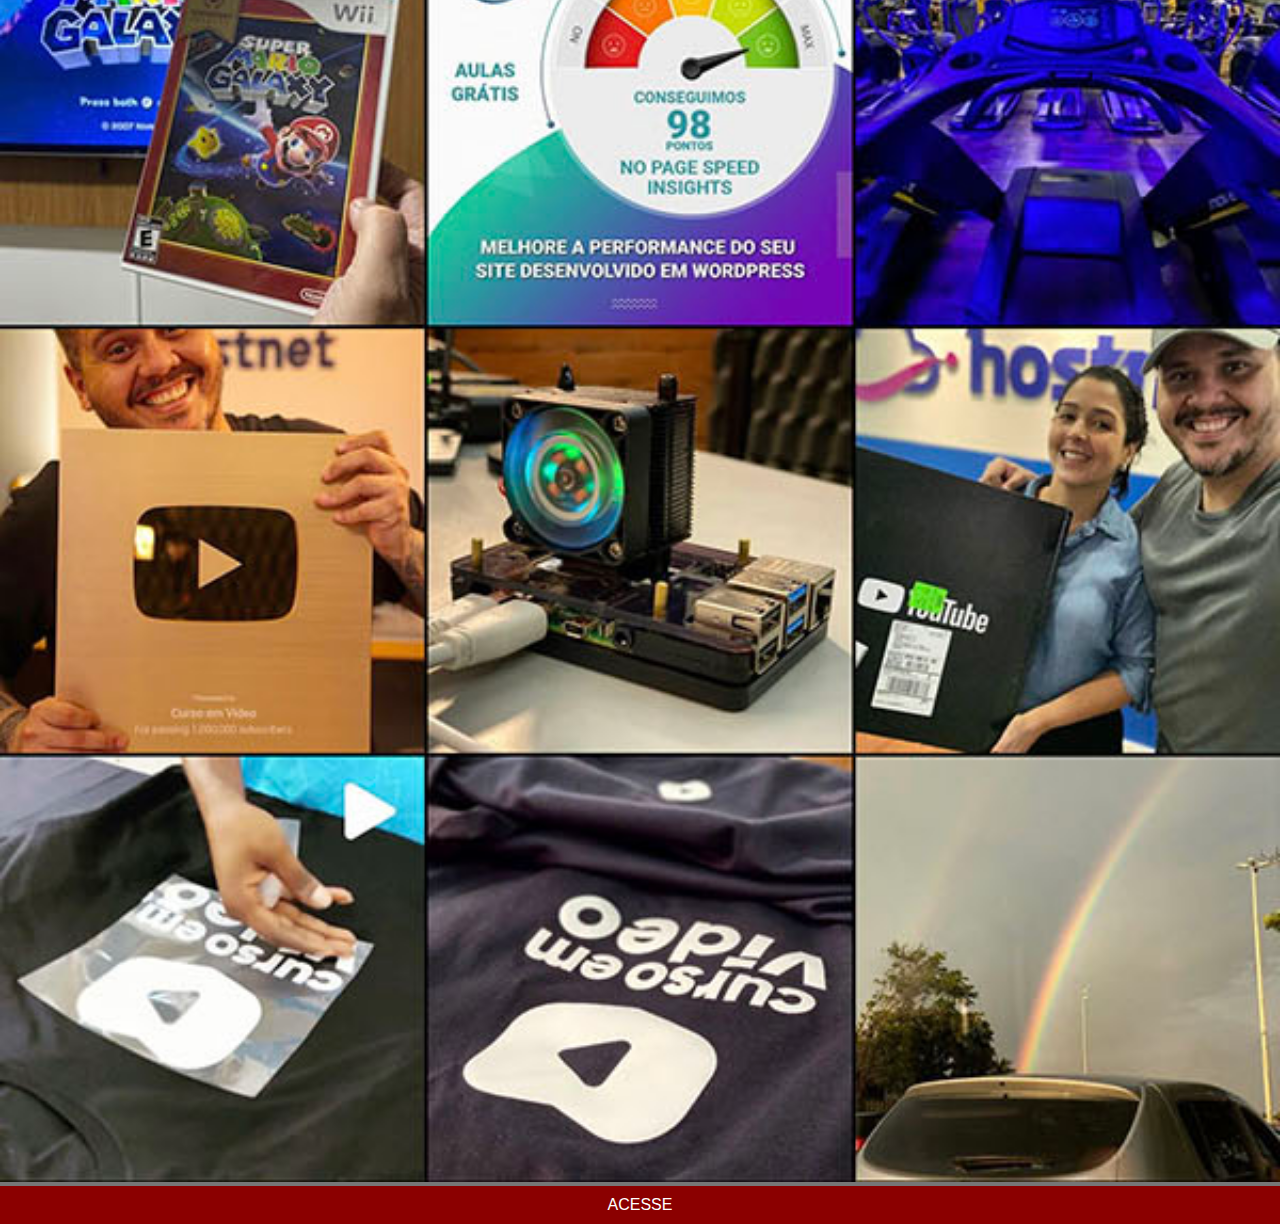
<file: instagram.html>
<!DOCTYPE html>
<html lang="pt-br">
<head>
    <meta charset="UTF-8">
    <meta http-equiv="X-UA-Compatible" content="IE=edge">
    <meta name="viewport" content="width=device-width, initial-scale=1.0">
    <title>Instagram</title>
    <style>
        * {
            margin: 0px;
            padding: 0px;
            font-family: Arial, Helvetica, sans-serif;
        }

        ::-webkit-scrollbar {
            width: 0px;
            height: 0px;
        }

        body {
            background-color: rgb(118, 118, 118);
        }

        img {
            width: 100vw;
        }

        a {
            display: block;
            padding: 10px;
            color: white;
            background-color: darkred;
            text-align: center;
            text-decoration: none;
        }

        a:hover {
            background-color: red;
        }
    </style>
</head>
<body>
    <img src="imagens/tela-instagram.jpg" alt="Instagram">

    <a href="#" target="_blank">ACESSE</a>
</body>
</html>
</file>
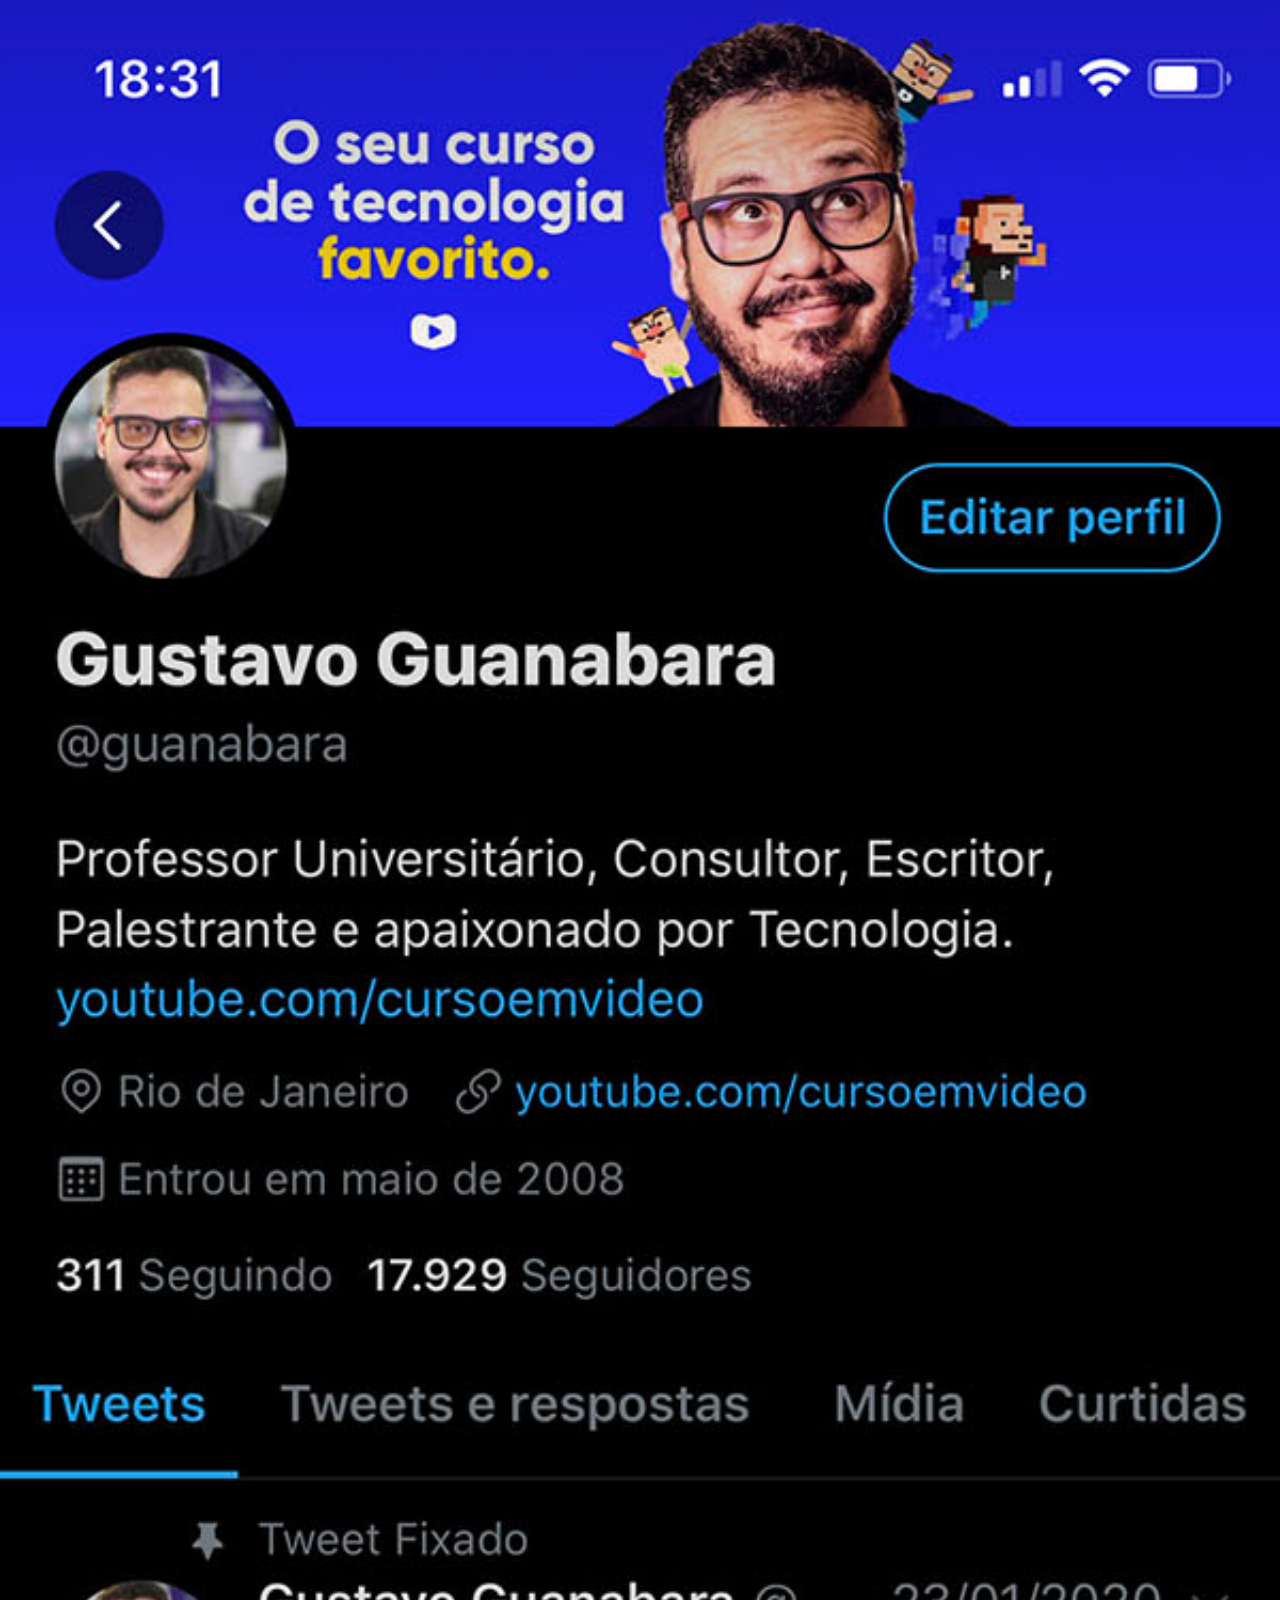
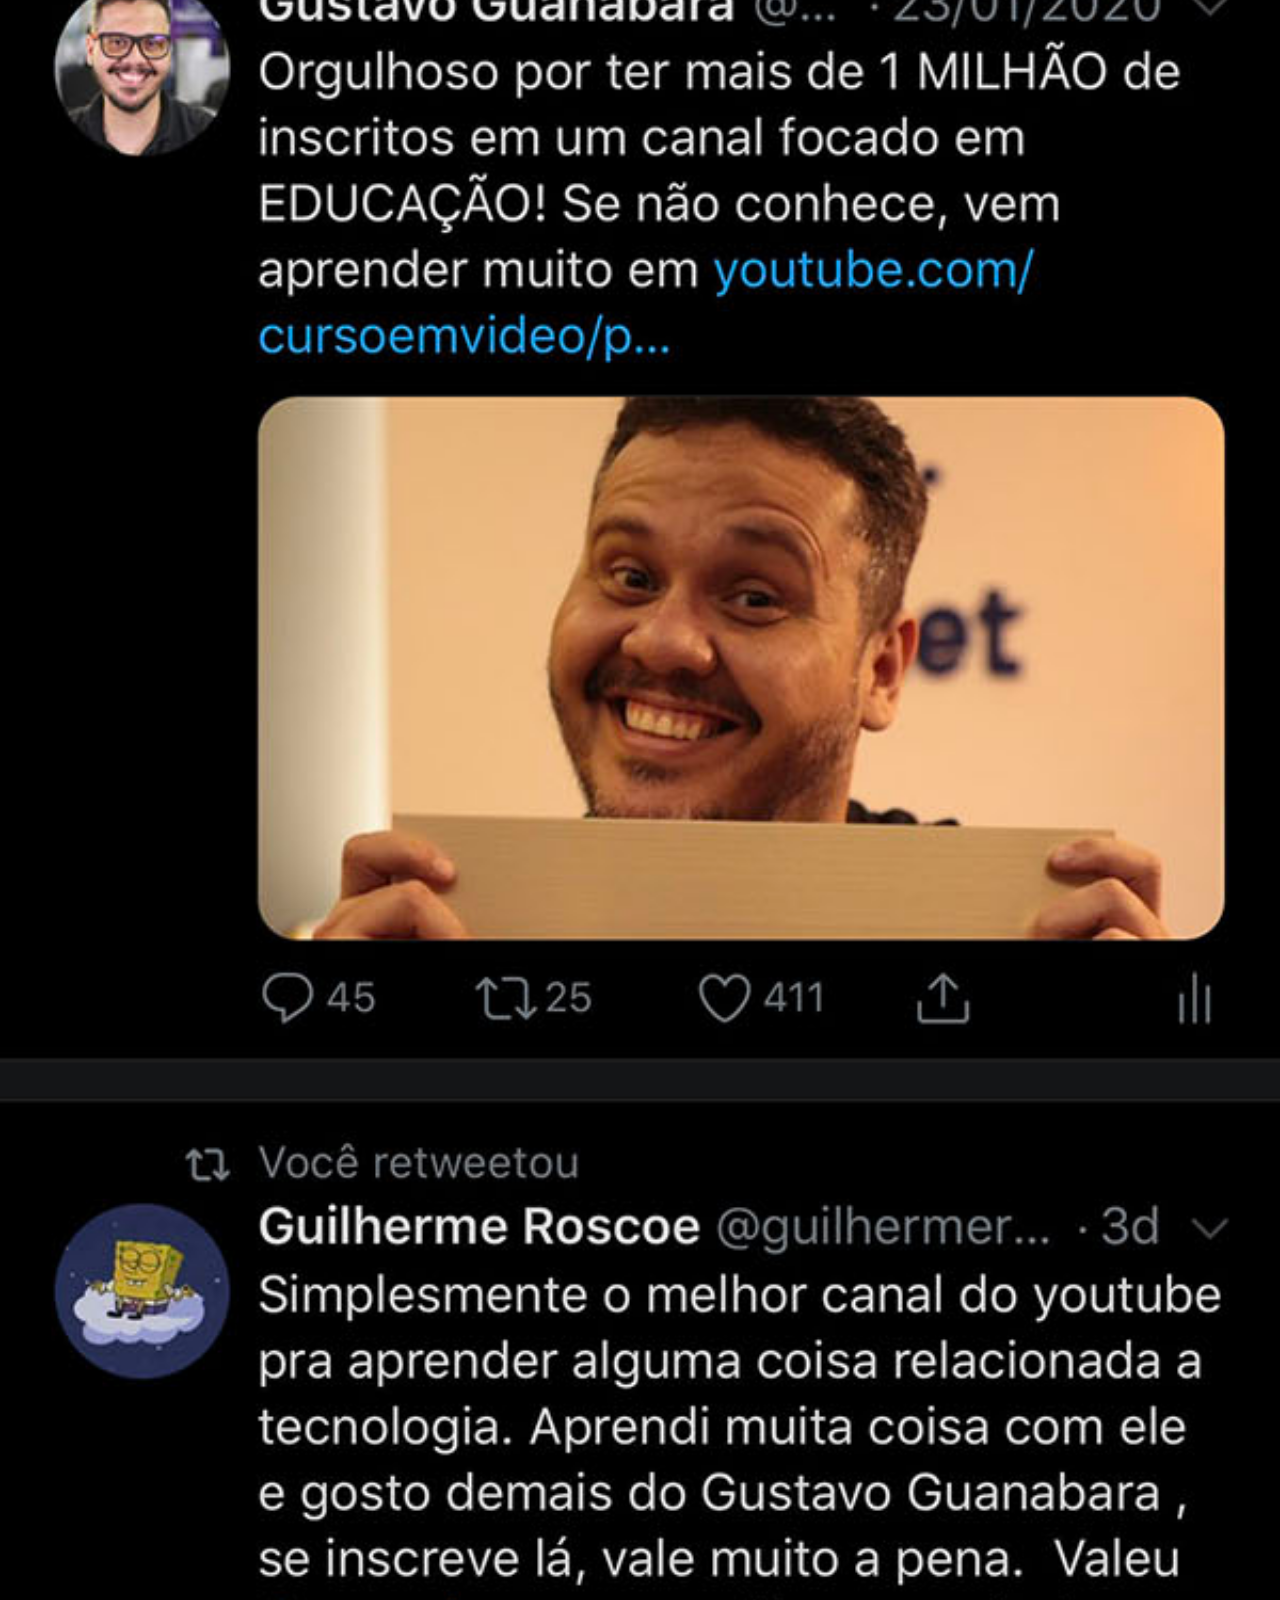
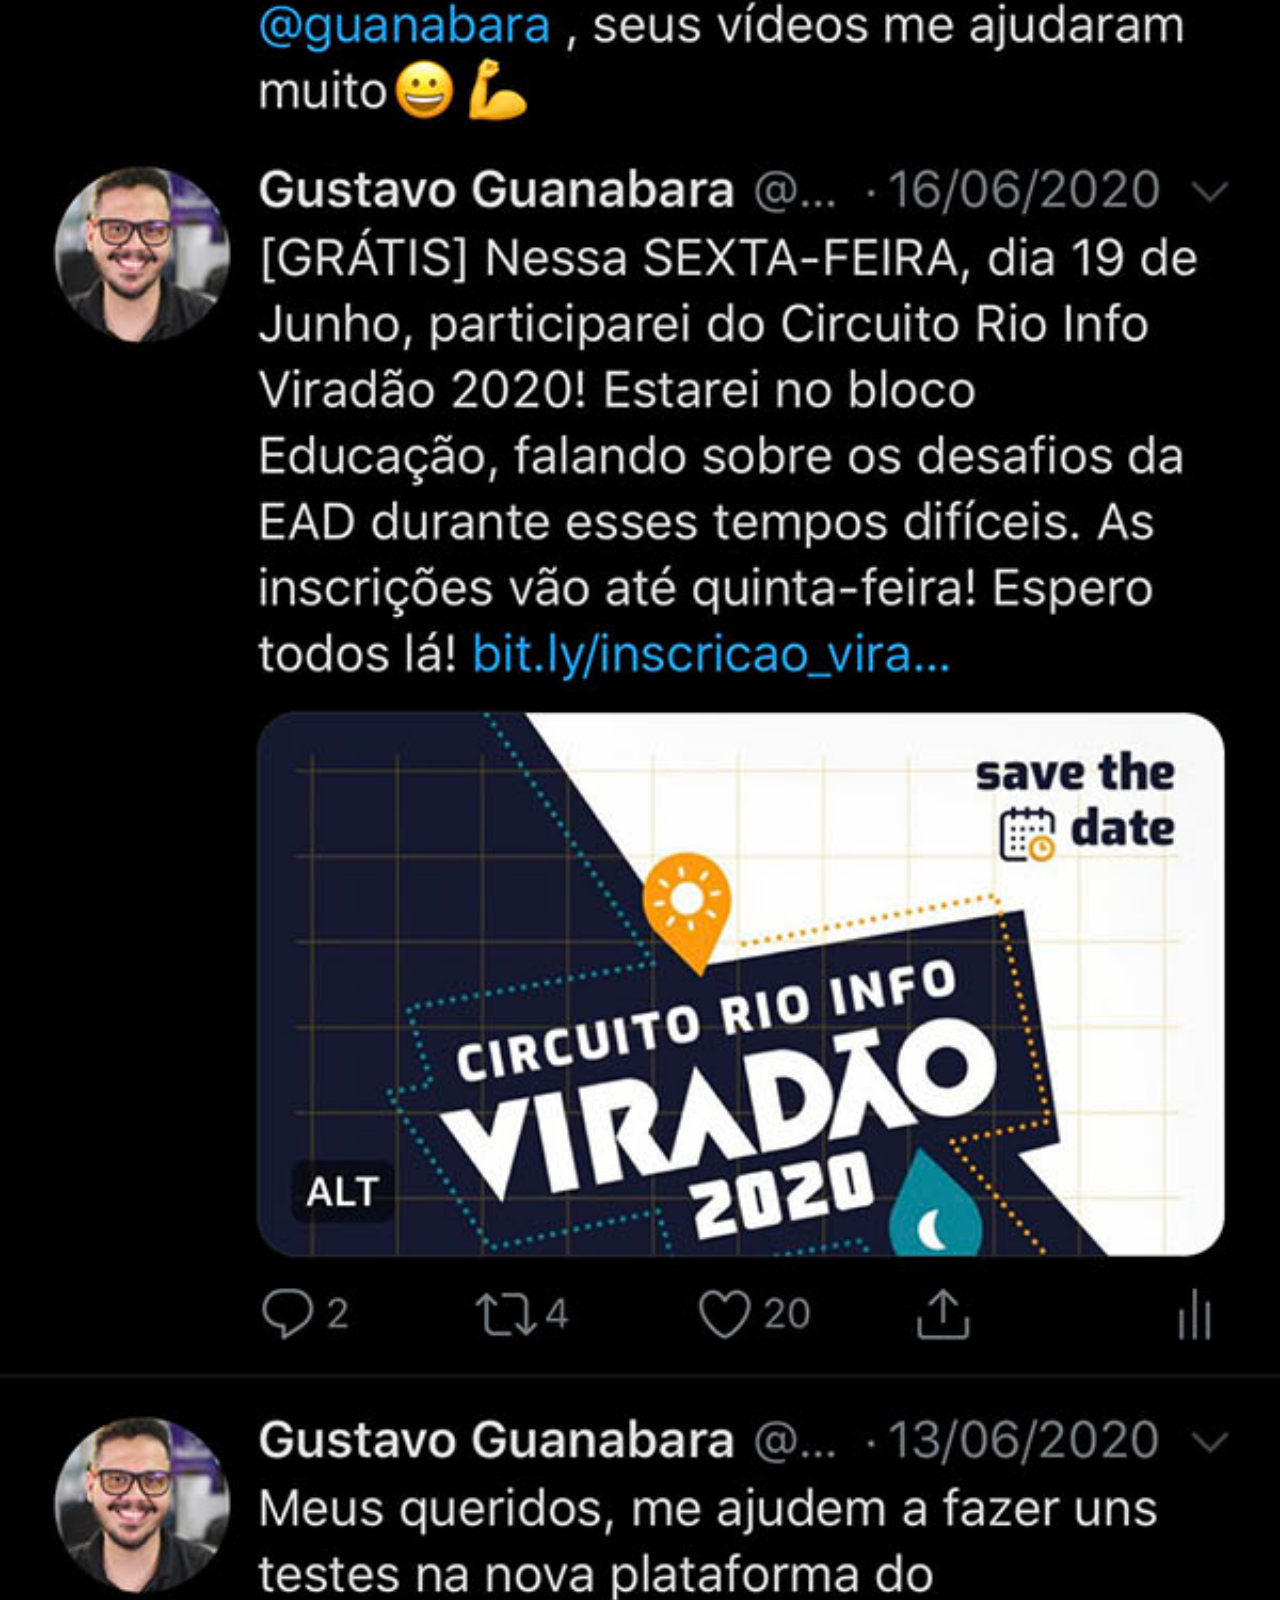
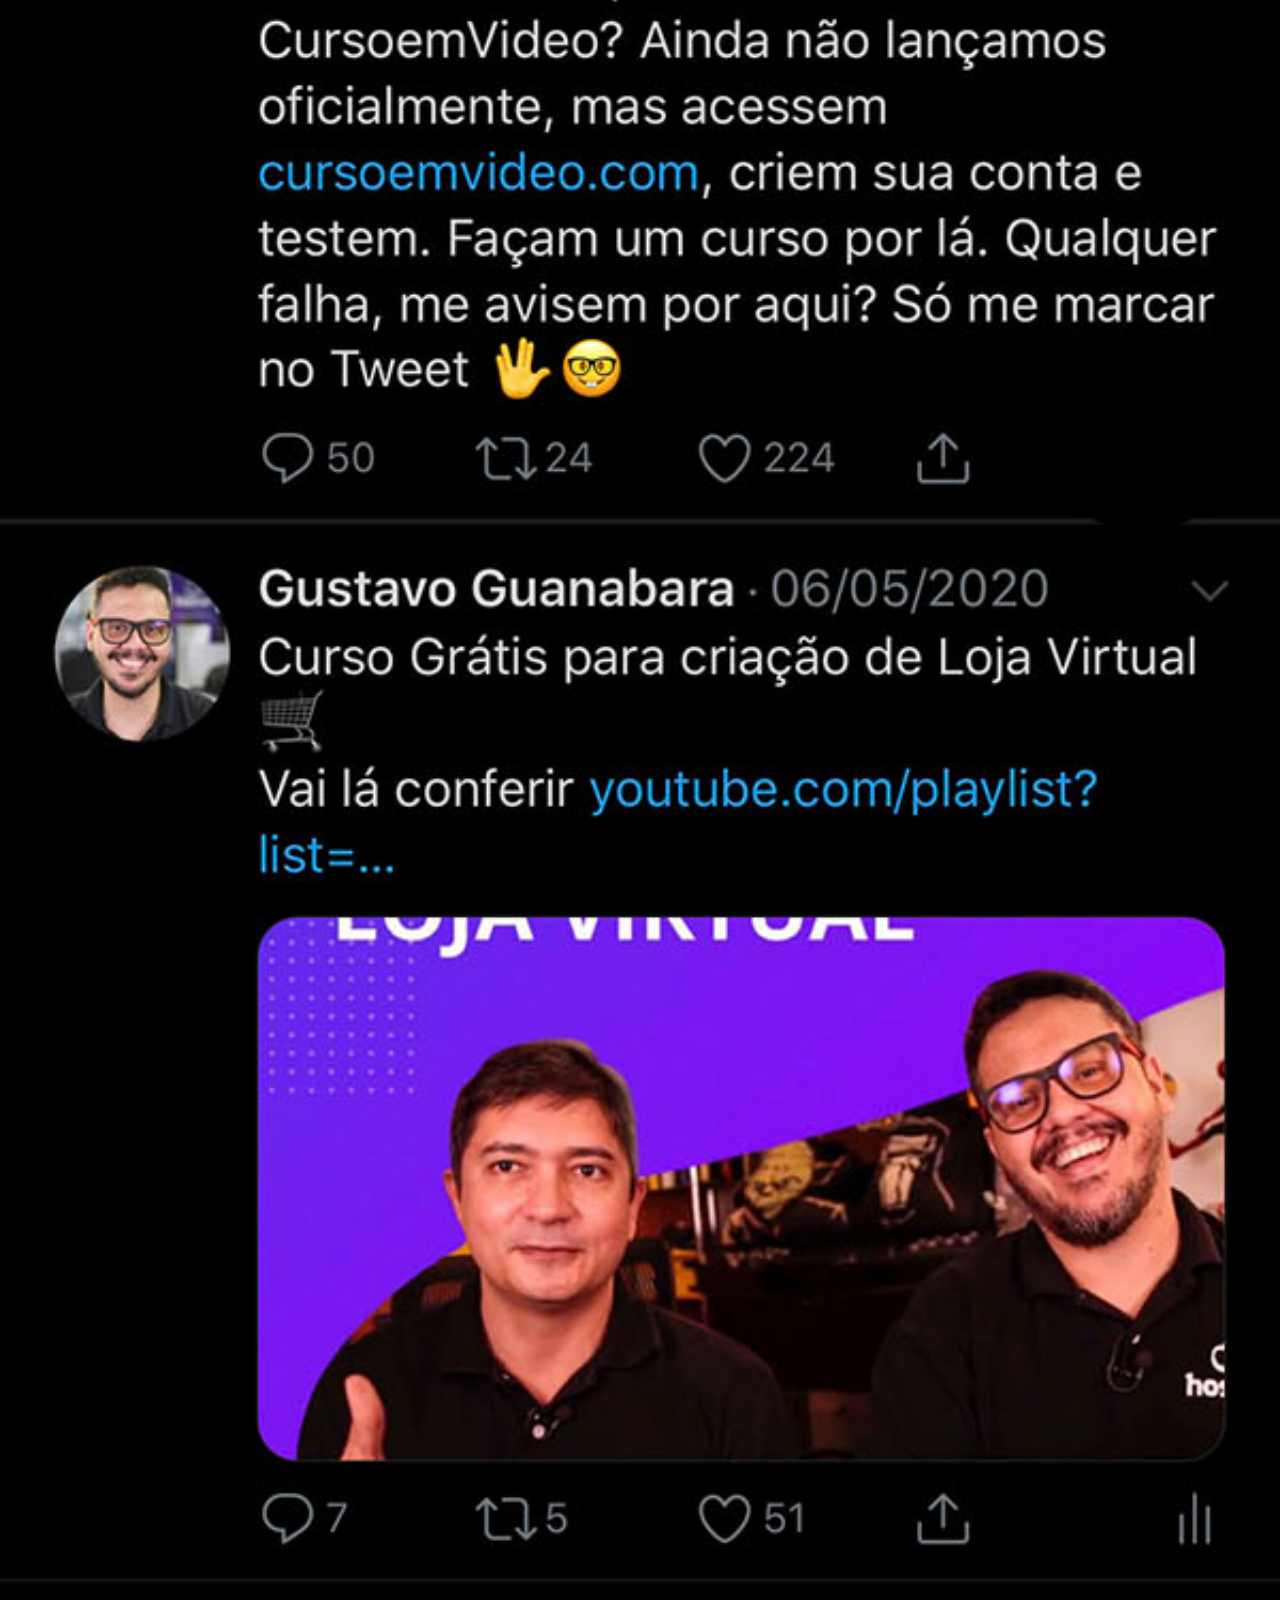
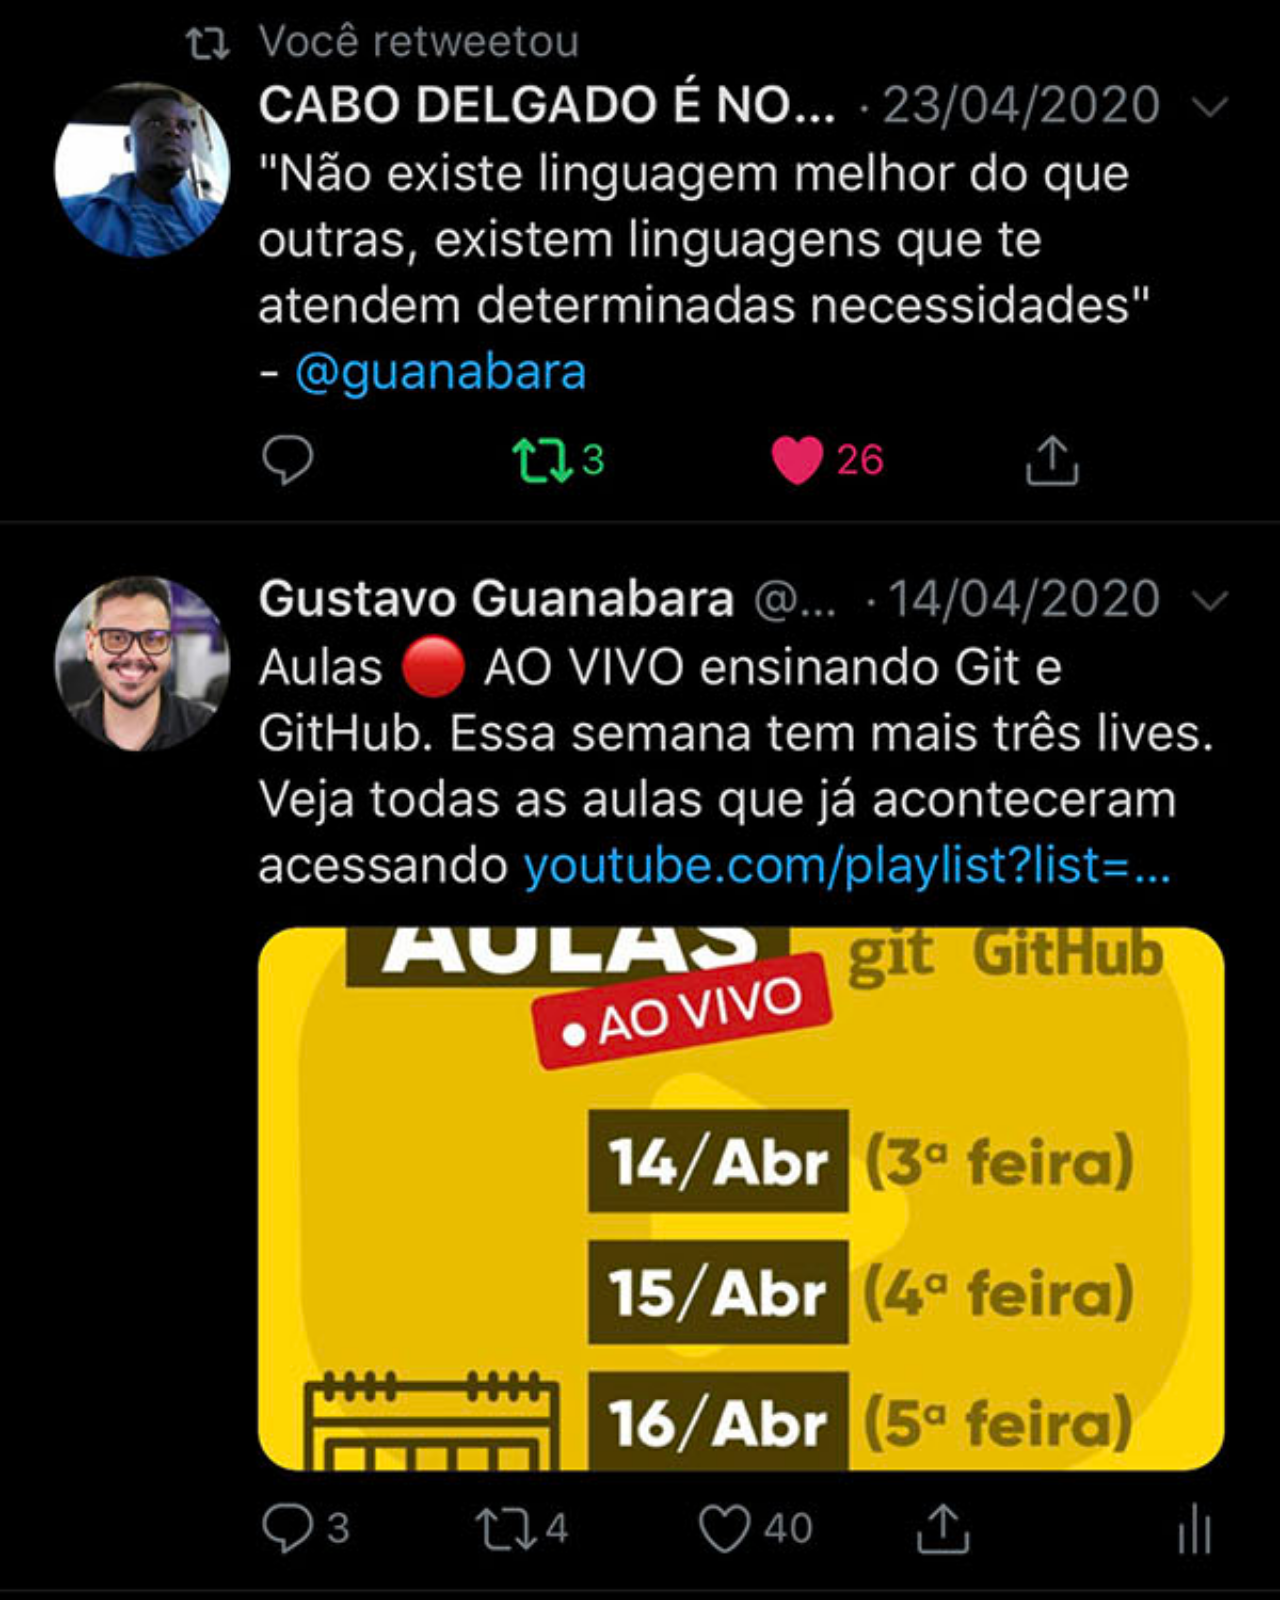
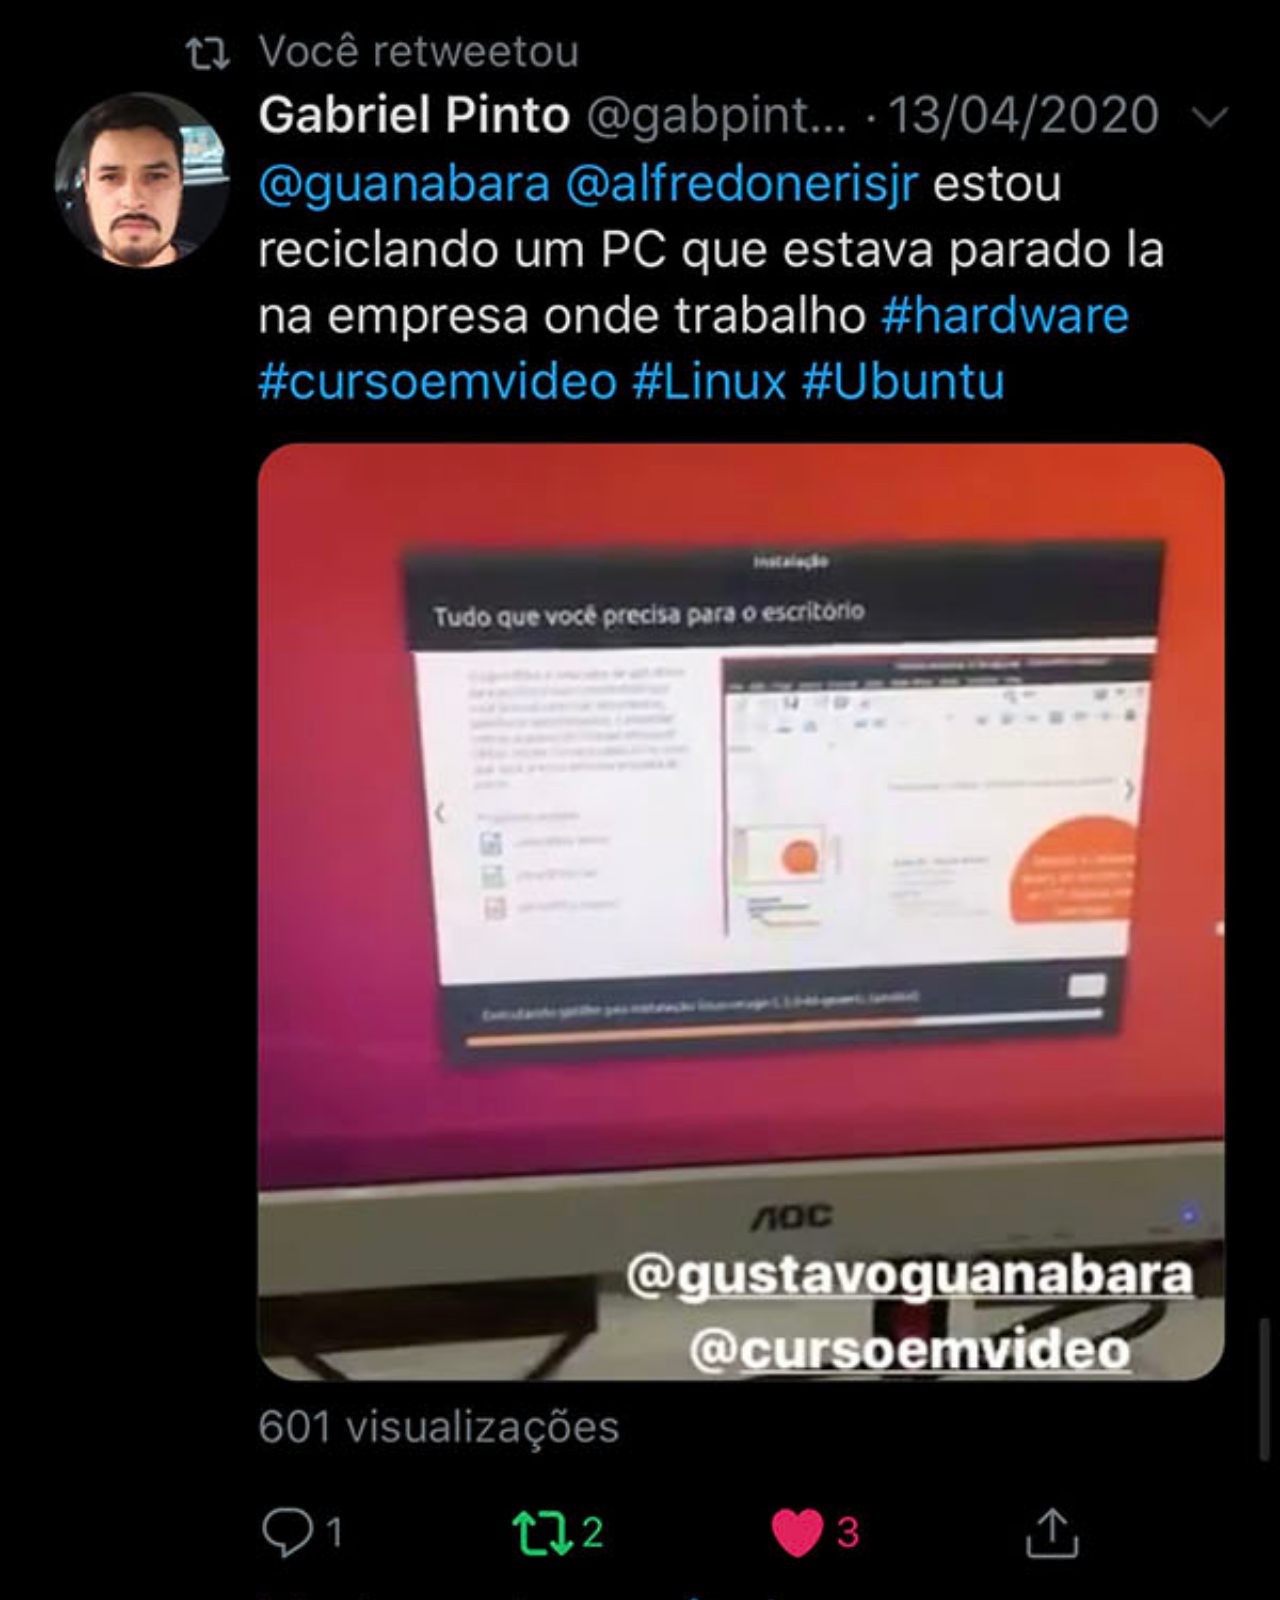
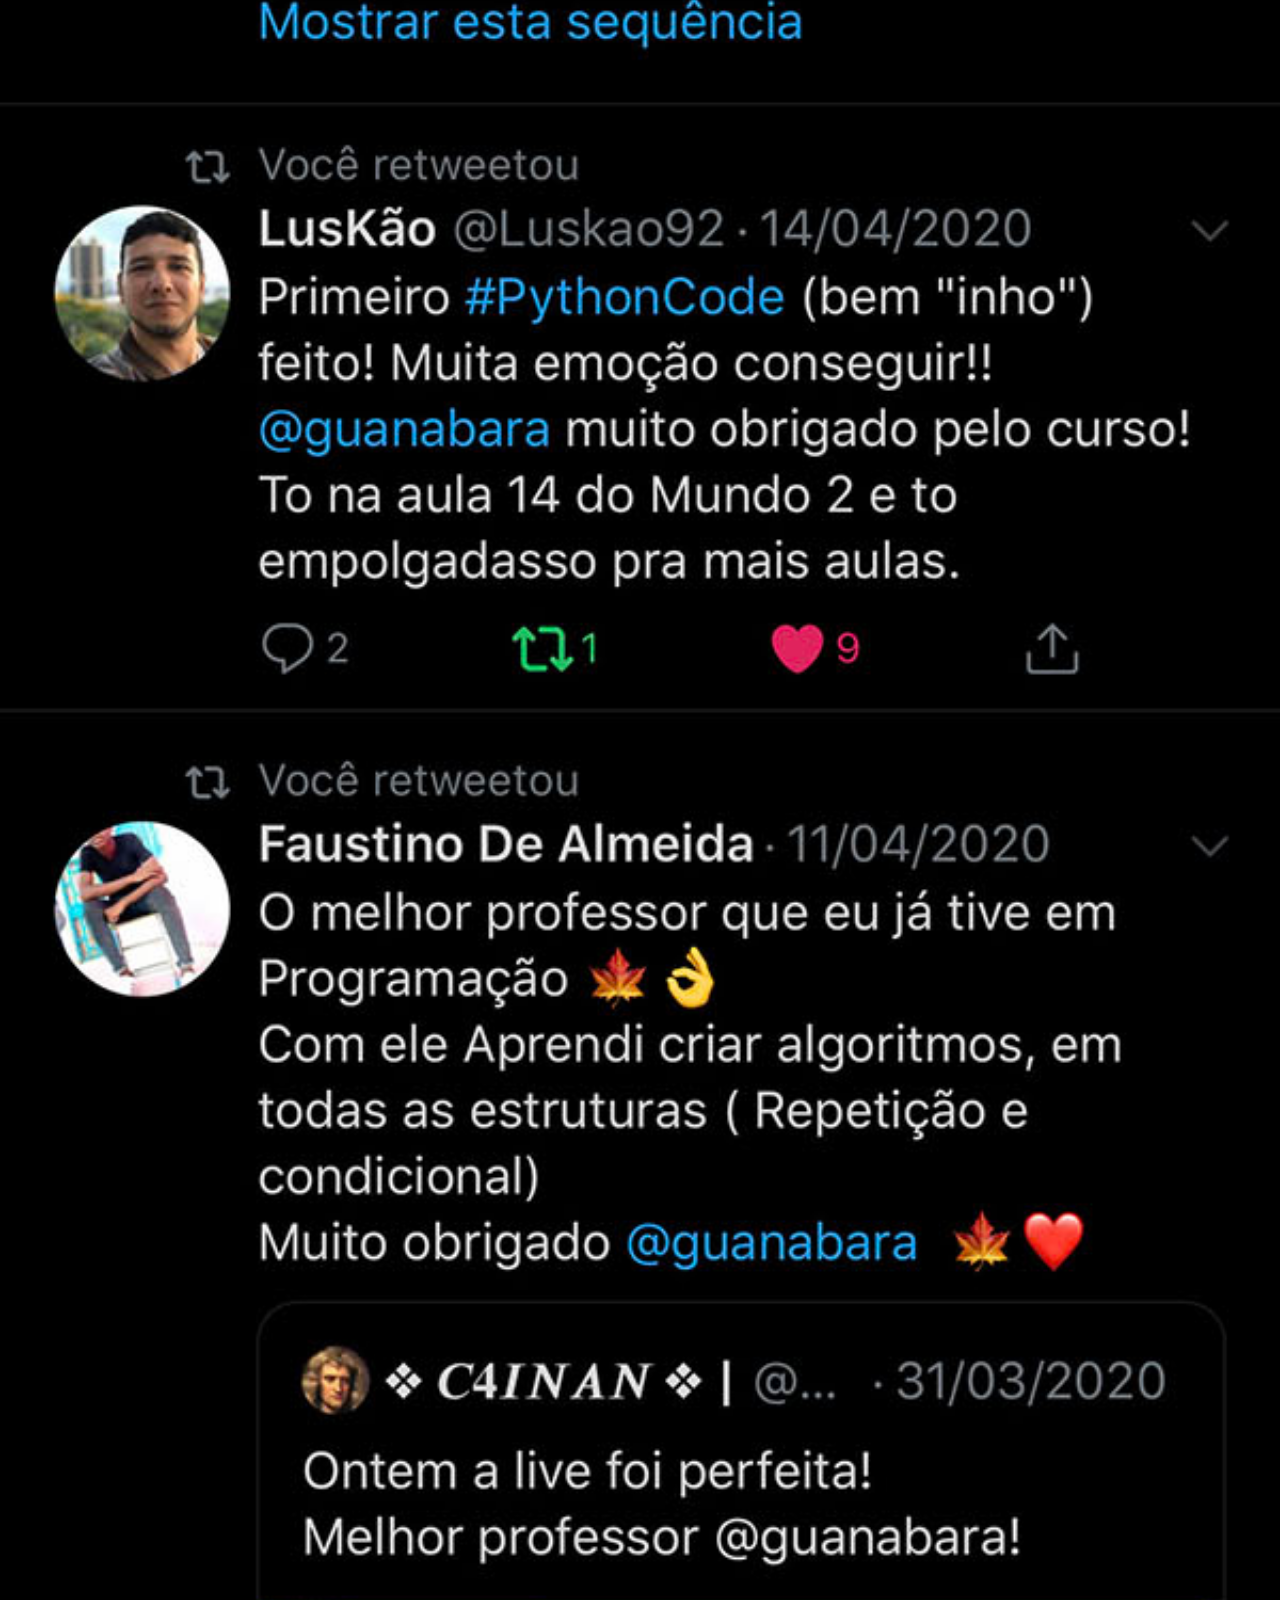
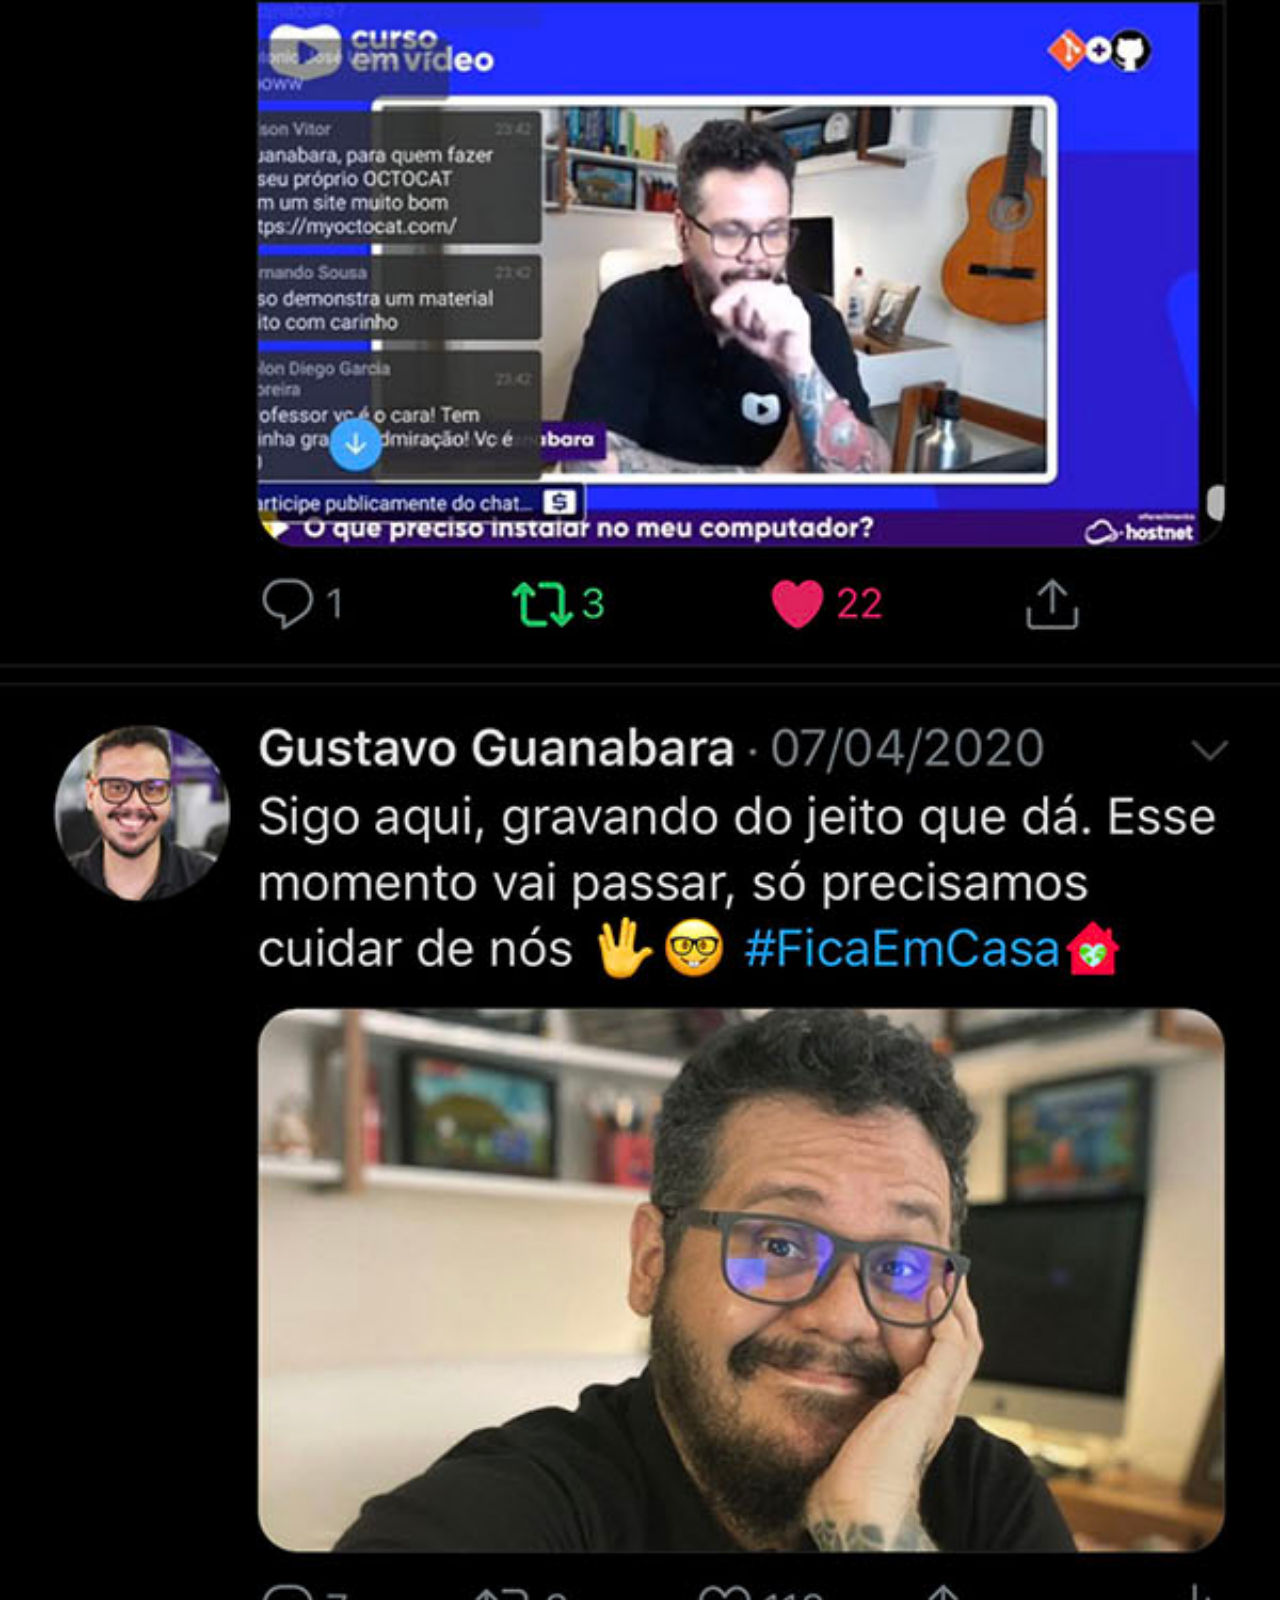
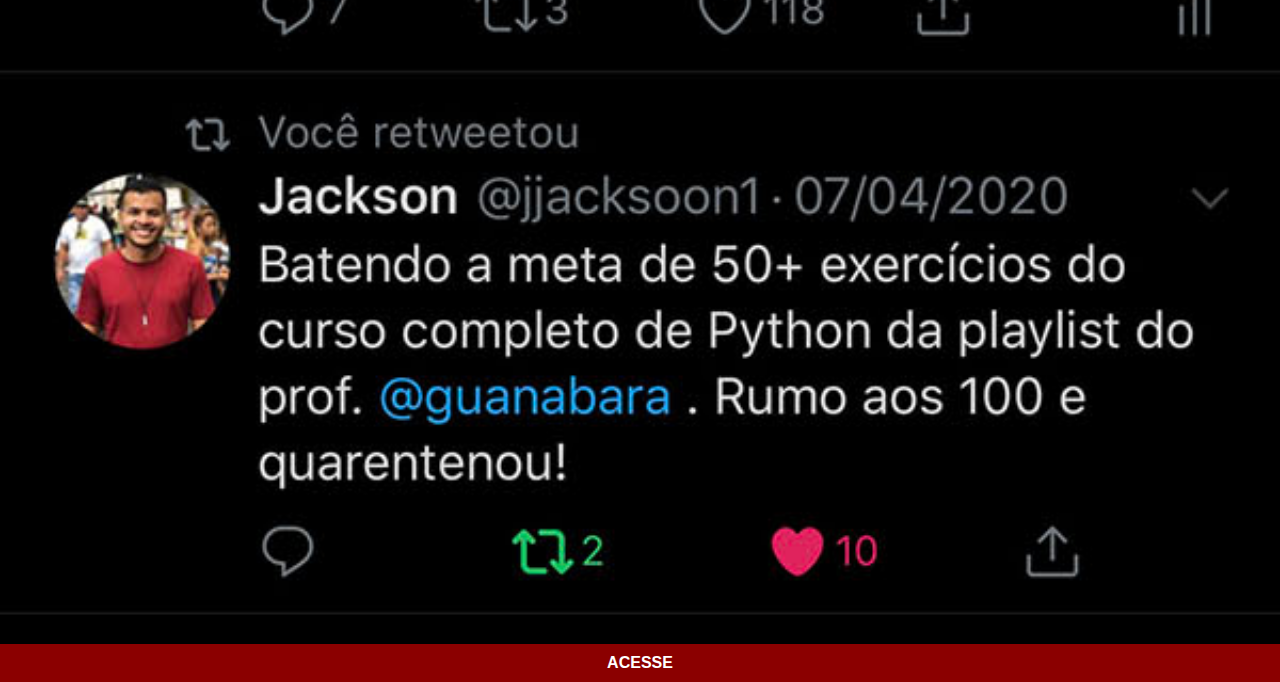
<file: twitter.html>
<!DOCTYPE html>
<html lang="pt-br">
<head>
    <meta charset="UTF-8">
    <meta http-equiv="X-UA-Compatible" content="IE=edge">
    <meta name="viewport" content="width=device-width, initial-scale=1.0">
    <title>Twitter</title>
    <style>
        * {
            margin: 0px;
            padding: 0px;
            font-family: Arial, Helvetica, sans-serif;
        }

        body {
            background-color: black;
        }

        ::-webkit-scrollbar {
            width: 0px;
            height: 0px;
        }

        img {
            width: 100vw;
        }

        a {
            display: block;
            padding: 10px;
            text-align: center;
            text-decoration: none;
            font-weight: bold;
            background-color: darkred;
            color: white;
        }

        a:hover {
            background-color: red;
        }
    </style>
</head>
<body>
    <img src="imagens/tela-twitter.jpg" alt="Twitter">

    <a href="#" target="_blank">ACESSE</a>
</body>
</html>
</file>
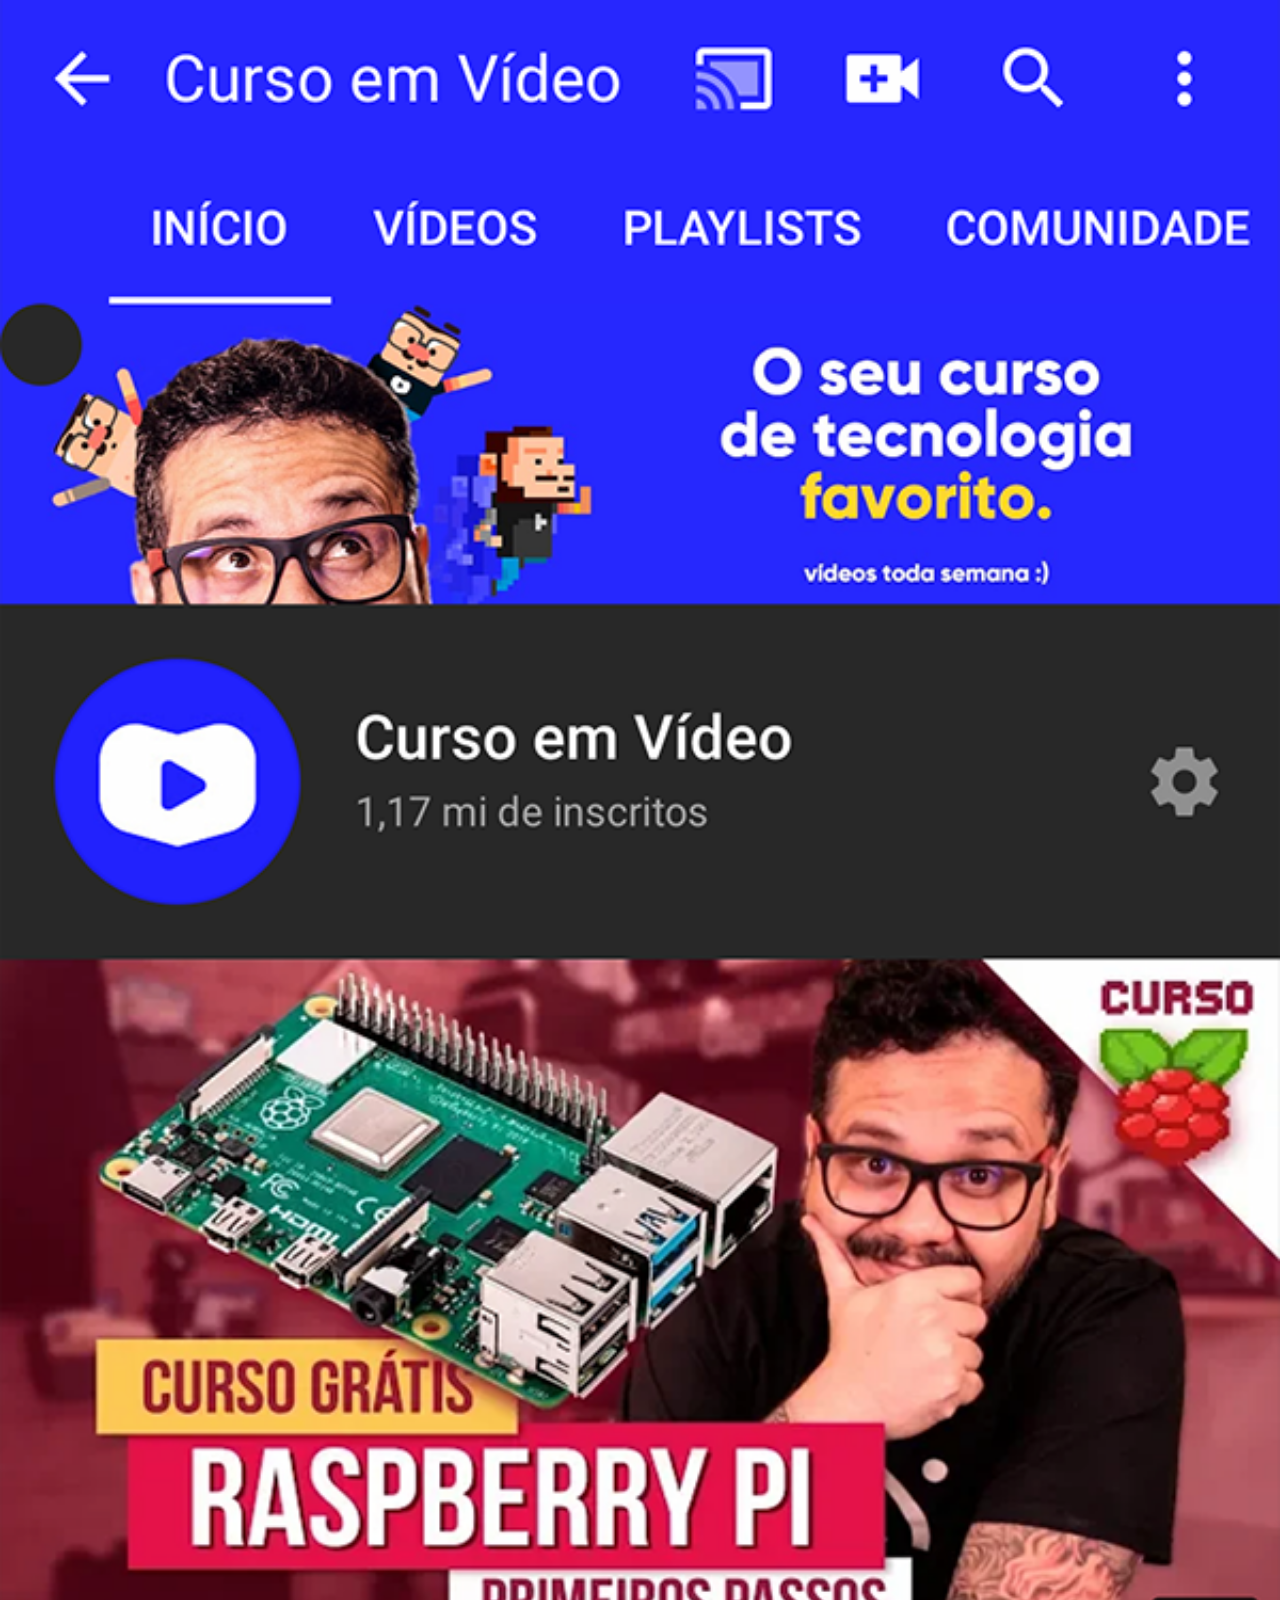
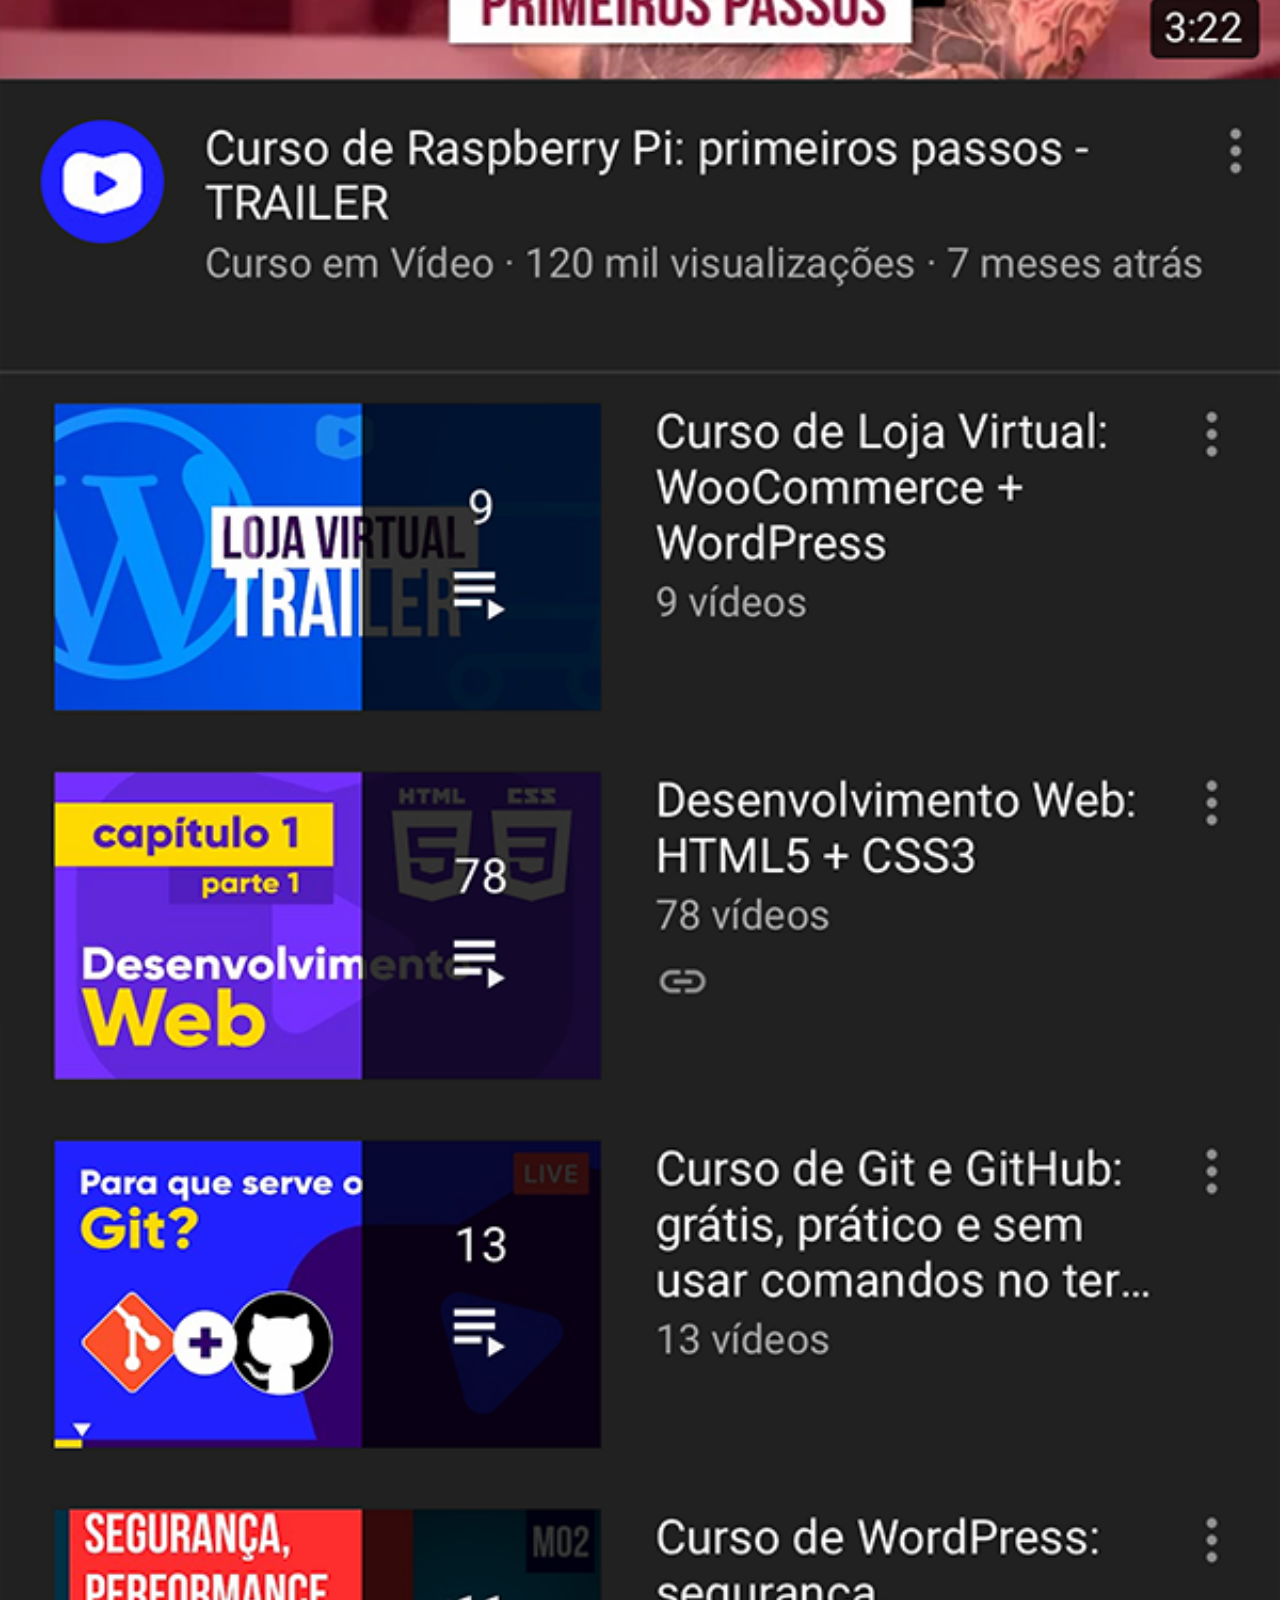
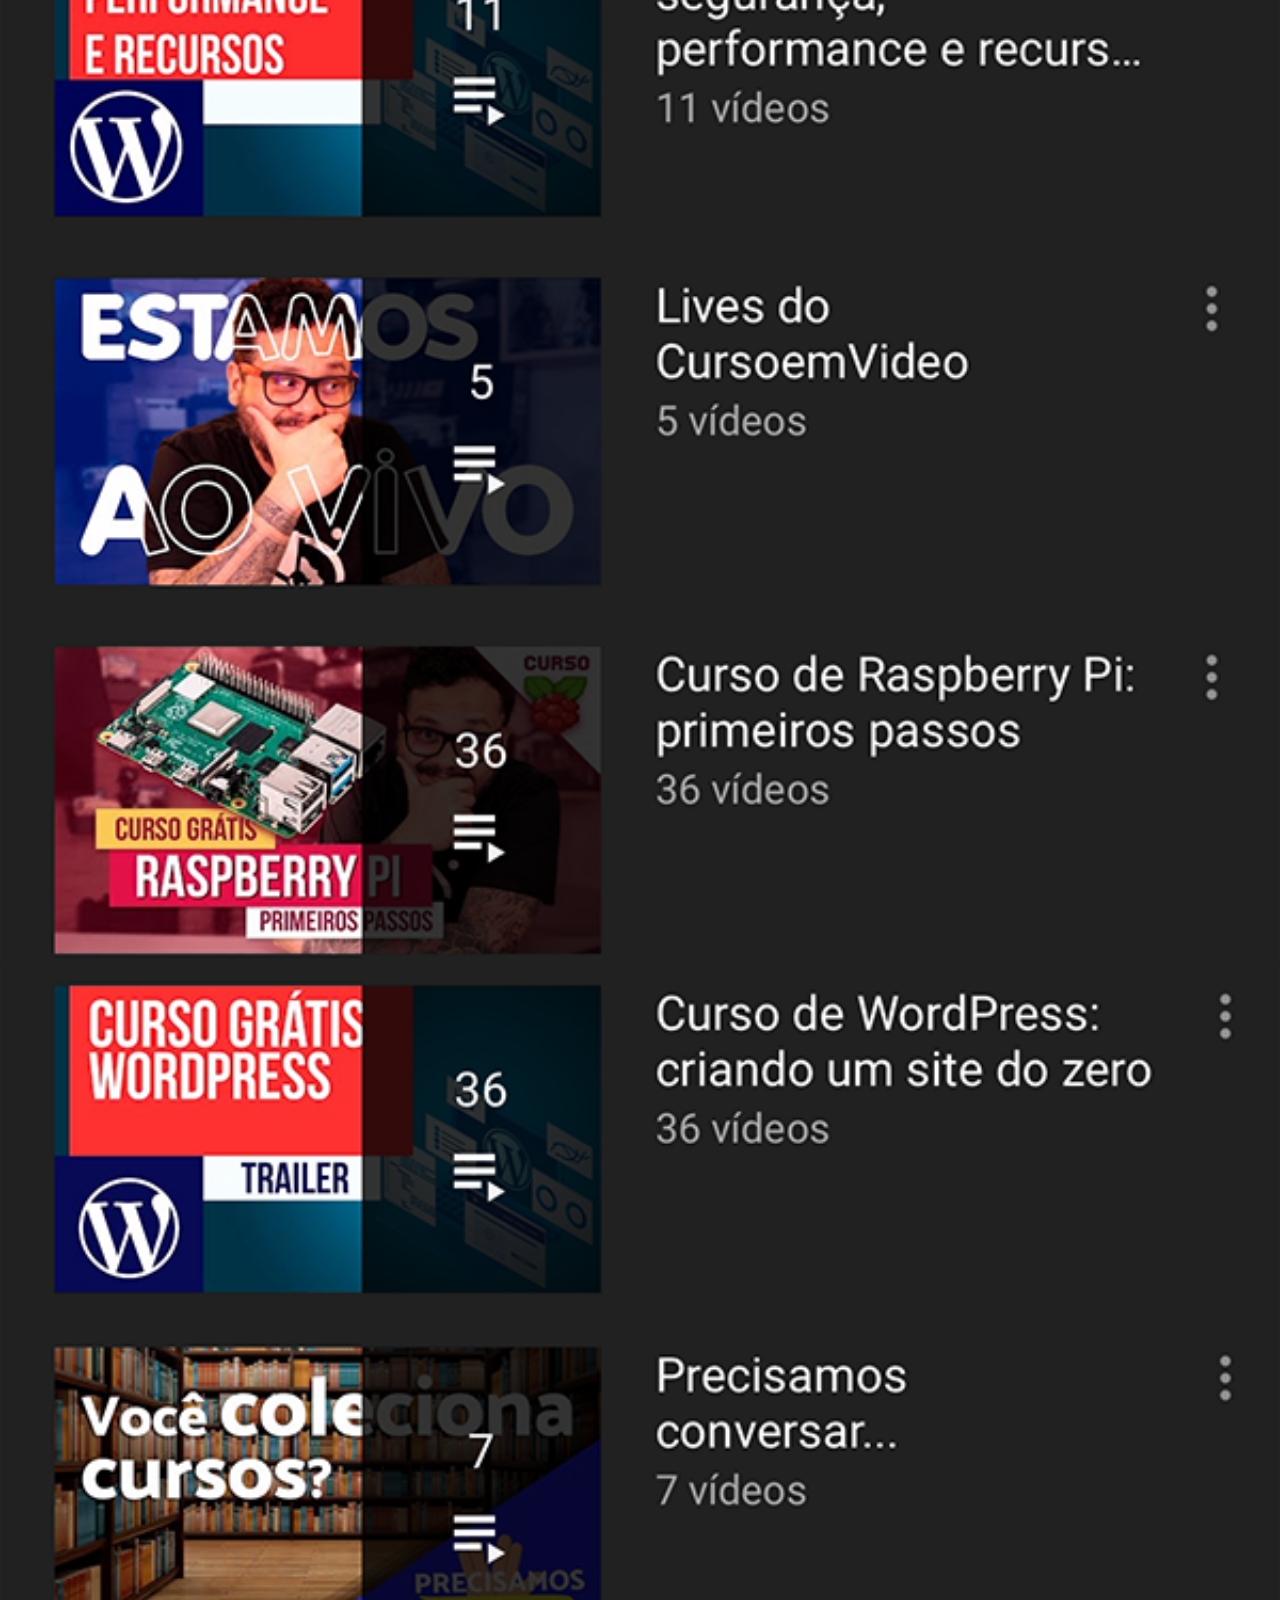
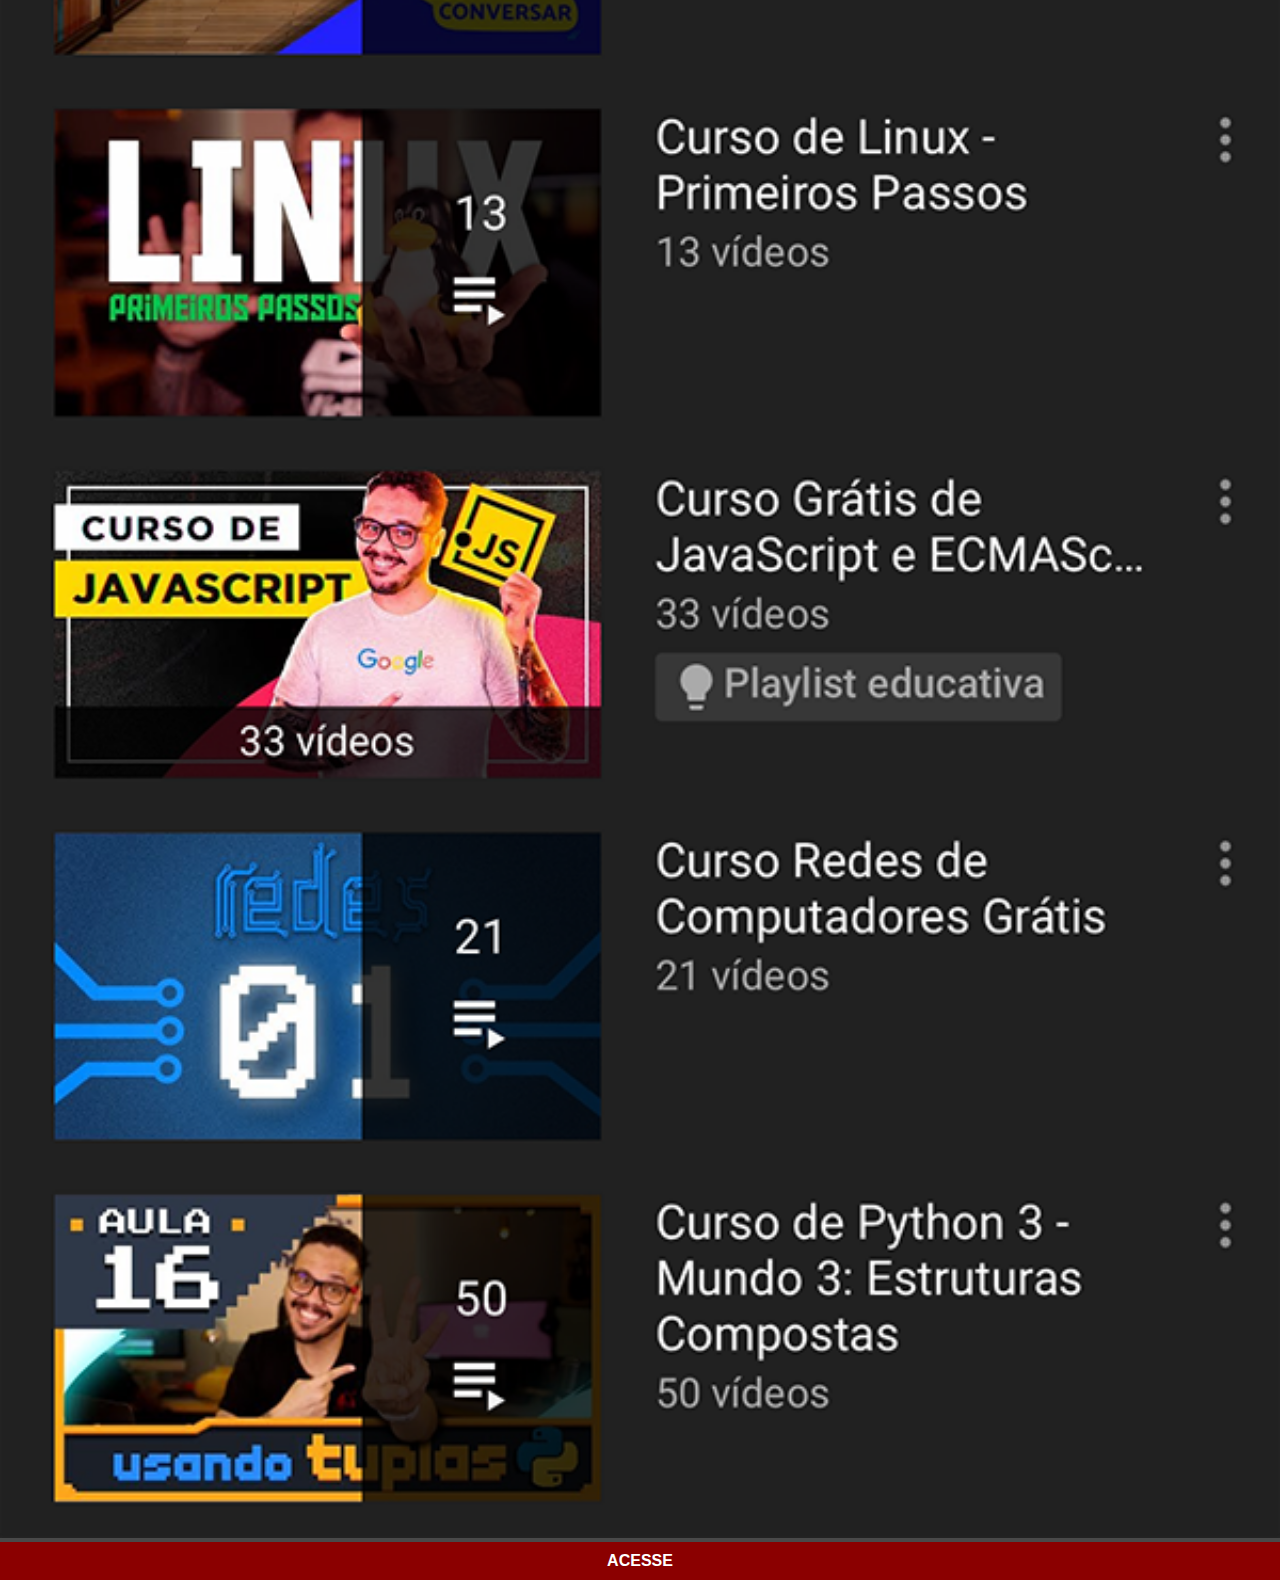
<file: youtube.html>
<!DOCTYPE html>
<html lang="pt-br">
<head>
    <meta charset="UTF-8">
    <meta http-equiv="X-UA-Compatible" content="IE=edge">
    <meta name="viewport" content="width=device-width, initial-scale=1.0">
    <title>YouTube</title>
    <style>
        * {
            margin: 0px;
            padding: 0px;
            font-family: Arial, Helvetica, sans-serif;
        }

        body {
            background-color: rgb(73, 73, 73);
        }

        ::-webkit-scrollbar {
            width: 0px;
            height: 0px;
        }

        img {
            width: 100vw;
        }

        a {
            display: block;
            background-color: darkred;
            color: white;
            font-weight: bold;
            text-align: center;
            padding: 10px;
            text-decoration: none;
        }

        a:hover {
            background-color: red;
        }
       
    </style>
</head>
<body>
    <img src="imagens/tela-youtube.png" alt="YouTube">
    
    <a href="#" target="_blank">ACESSE</a>
    
</body>
</html>
</file>
<file: estilos/style.css>
@charset "UTF-8";


*{
    margin: 0px;
    padding: 0px;
    font-family: Arial, Helvetica, sans-serif;
}


html, body {
    height: 100vh;
    width: 100vw;
    background-color: black;
}

body {
    background: url('../imagens/fundo-madeira.jpg') no-repeat top center fixed;
    background-size: cover;
}

main {
    position: relative;
    height: 100vh;
}

#celular {
    position: absolute;
    top: 50%;
    left: 50%;
    transform: translate(-50%,-50%);

    background: url('../imagens/frame-iphone.png') no-repeat;

    height: 624px;
    width: 311px;
}

iframe#tela {
    position: relative;
    top: 81px;
    left: 22px;
    height: 469px;
    width: 266px;
}



section#logos img {
    width: 50px;
    margin: 10px;
    border-radius: 50%;
    box-shadow: 2px 2px 5px rgba(0, 0, 0, 0.496);
    box-sizing: border-box;
}

section#logos img:hover {
    border: 2px solid rgba(255, 255, 255, 0.521);
    transform: translate(-2px, -2px);
    box-shadow: 5px 5px 10px rgba(0, 0, 0, 0.497);
    transition: transform, .5s, border .5s;
}

section#logos {
    text-align: right;
}
</file>
